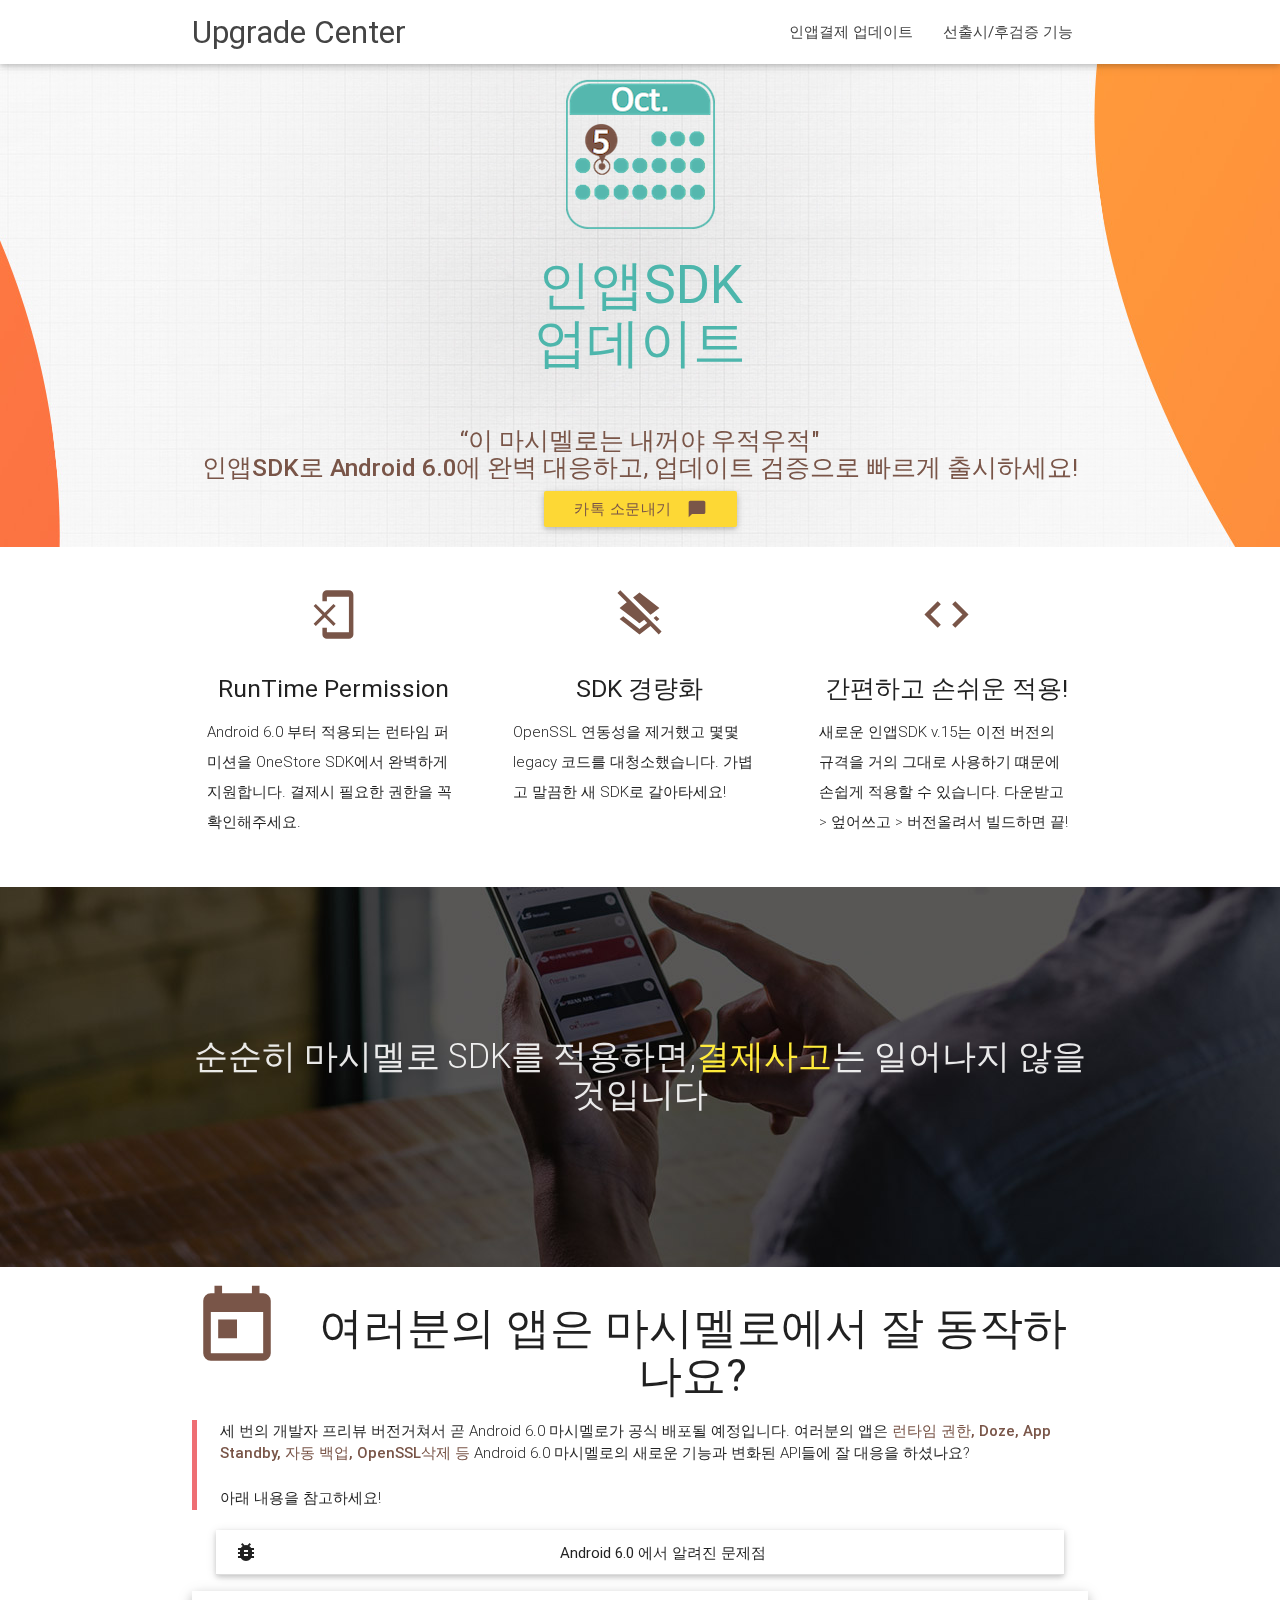
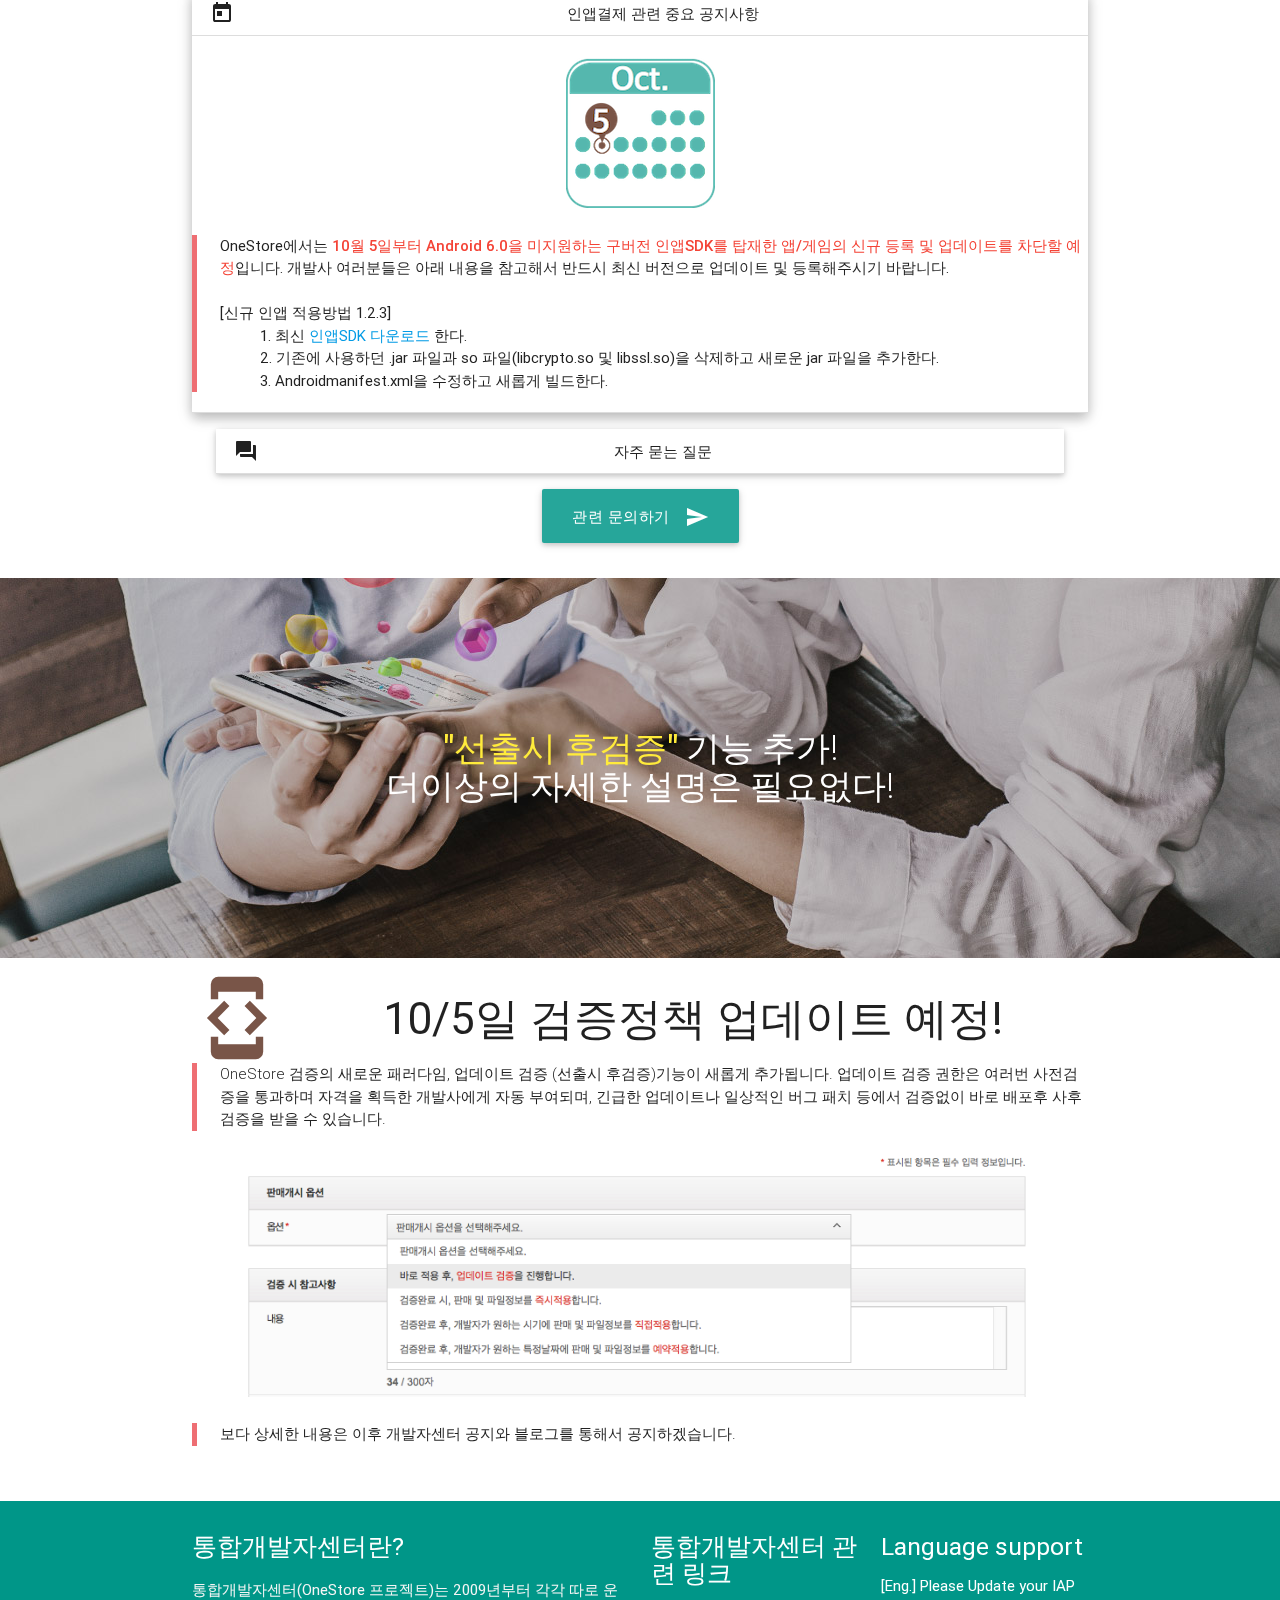
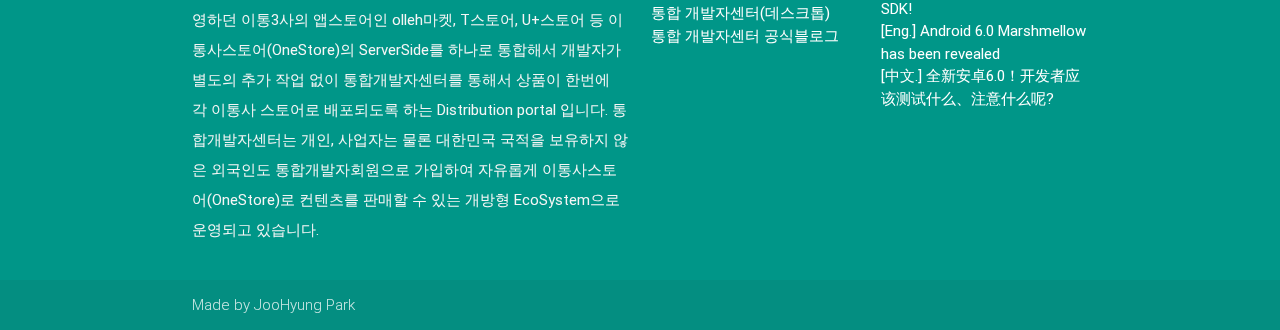
<file: parallax/index.html>
<!DOCTYPE html>
<html lang="en">
<head>
  <meta http-equiv="Content-Type" content="text/html; charset=UTF-8"/>
  <meta name="viewport" content="width=device-width, initial-scale=1, maximum-scale=1.0, user-scalable=no"/>
  <meta property="og:url"                content="http://dusskapark.github.io/jQuery101/parallax/index.html" />
  <meta property="og:type"               content="article" />
  <meta property="og:title"              content="'이 마시멜로는 내꺼야 우적우적'" />
  <meta property="og:description"        content="인앱SDK로 Android 6.0에 완벽 대응하고 업데이트 검증으로 빠르게 출시하세요!" />
  <meta property="og:image"              content="http://dusskapark.github.io/jQuery101/parallax/img/oct-touch-icon-150.png" />

  <title>OneStore Upgrade Center</title>

  <!-- Favicons-->
  <link rel="shortcut icon" href="./img/kakao-touch-icon-150.png" type="image/png" />
  <link rel="apple-touch-icon-precomposed" href="./img/oct-touch-icon-150.png">
  <link rel="icon" href="./img/oct-touch-icon-32.png" sizes="32x32">

  <!-- CSS  -->
  <link href="https://fonts.googleapis.com/icon?family=Material+Icons" rel="stylesheet">
  <link href="css/materialize.css" type="text/css" rel="stylesheet" media="screen,projection"/>
  <link href="css/style.css" type="text/css" rel="stylesheet" media="screen,projection"/>
</head>
<body>
  <nav class="white" role="navigation">
    <div class="nav-wrapper container">
      <a id="logo-container" href="#" class="brand-logo">Upgrade Center</a>
      <ul class="right hide-on-med-and-down gnb">
        <li><a href="#IAP">인앱결제 업데이트</a></li>
        <li><a href="#review">선출시/후검증 기능</a></li>
      </ul>

      <ul id="nav-mobile" class="side-nav gnb">
        <li><a href="#IAP">인앱결제 업데이트</a></li>
        <li><a href="#review">선출시/후검증 기능</a></li>
      </ul>
      <a href="#" data-activates="nav-mobile" class="button-collapse"><i class="material-icons">menu</i></a>
    </div>
  </nav>

  <div id="index-banner" class="parallax-container">
    <div id="mainBanner" class="section no-pad-bot">
      <div class="container">
        <div class="row center">
              <br>
              <img class="icon hide-on-med-and-down" src="./img/oct-touch-icon-150.png" alt="">
              <h2 class="header center teal-text text-lighten-2">
                인앱SDK<br /> 업데이트
              </h2>
        </div>
        <div class="row center">
          <h5 class="header col s12 brown-text" >
            “이 마시멜로는 내꺼야 우적우적" <br /> <strong>인앱SDK로 Android 6.0에 완벽 대응</strong>하고, <strong>업데이트 검증으로 빠르게 출시</strong>하세요!
          </h5>
          <a href="JavaScript:shareKakao();" target="_blank" class="waves-effect waves-light btn yellow darken-1 brown-text"><i class="material-icons right">chat_bubble</i>카톡 소문내기</a>
          <br />
        </div>
      </div>
    </div>
    <div class="parallax"><img src="./img/bg_about1.jpg" alt="Unsplashed background img 1"></div>
  </div>


  <div class="container">
    <div class="section">

      <!--   Icon Section   -->
      <div class="row">
        <div class="col s12 m4">
          <div class="icon-block">
            <h2 class="center brown-text"><i class="material-icons">phonelink_erase</i></h2>
            <h5 class="center">RunTime Permission</h5>

            <p class="light">Android 6.0 부터 적용되는 런타임 퍼미션을 OneStore SDK에서 완벽하게 지원합니다. 결제시 필요한 권한을 꼭 확인해주세요. </p>
          </div>
        </div>

        <div class="col s12 m4">
          <div class="icon-block">
            <h2 class="center brown-text"><i class="material-icons">layers_clear</i></h2>
            <h5 class="center">SDK 경량화</h5>

            <p class="light">OpenSSL 연동성을 제거했고 몇몇 legacy 코드를 대청소했습니다. 가볍고 말끔한 새 SDK로 갈아타세요!</p>
          </div>
        </div>

        <div class="col s12 m4">
          <div class="icon-block">
            <h2 class="center brown-text"><i class="material-icons">code</i></h2>
            <h5 class="center">간편하고 손쉬운 적용!</h5>

            <p class="light">새로운 인앱SDK v.15는 이전 버전의 규격을 거의 그대로 사용하기 떄문에 손쉽게 적용할 수 있습니다. 다운받고 > 엎어쓰고 > 버전올려서 빌드하면 끝!</p>
          </div>
        </div>
      </div>

    </div>
  </div>


  <div class="parallax-container valign-wrapper">
    <div class="section no-pad-bot">
      <div class="container">
        <div class="row center">
          <h4 class="header col s12 light">
            순순히 마시멜로 SDK를 적용하면,<span class='yellow-text'><strong>결제사고</strong></span>는 일어나지 않을 것입니다
          </h4>
          <!-- <h5 class="header col s12 light">
            개발자님! 곧 Android 6.0이 공식 배포됩니다. 아직 마시멜로 지원 업데이트를 하지않으셨다면 아래 내용을 꼭 참고하세요!
          </h5> -->

        </div>
      </div>
    </div>
    <div class="parallax"><img src="./img/bg_about2.jpg" alt="Unsplashed background img 2"></div>
  </div>

  <div class="container">
    <div id="IAP" class="section">

      <div class="row">
        <div class="col s12 center">
          <i class="material-icons large brown-text left">today</i>
          <h3>여러분의 앱은 마시멜로에서 잘 동작하나요?</h3>
            <blockquote class="left-align light">
              세 번의 개발자 프리뷰 버전거쳐서 곧 Android 6.0 마시멜로가 공식 배포될 예정입니다. 여러분의 앱은 <span class='brown-text'><strong>런타임 권한, Doze, App Standby, 자동 백업, OpenSSL삭제 등</strong></span> Android 6.0 마시멜로의 새로운 기능과 변화된 API들에 잘 대응을 하셨나요?<br />
              <br />
              아래 내용을 참고하세요!
            </blockquote>
            <ul class="collapsible popout" data-collapsible="accordion">
              <li>
                <div class="collapsible-header"><i class="material-icons">bug_report</i>Android 6.0 에서 알려진 문제점</div>
                <div class="collapsible-body row">
                  <div class="col s12 m4">
                    <div class="icon-block">
                      <!-- <h2><img class="circle" border='1' src='http://cfile10.uf.tistory.com/image/2104214D5604ED562E1C64' height="52px"> -->
                      <h2 class="center brown-text"><i class="material-icons">warning</i></h2>
                      <h5 class="center">사라진 API들</h5>

                      <p class="light">Apache Http Client와 OepnSSL 등 기존에 사용하던 일부 API들이 삭제되면서 해당 API를 사용하던 앱들이 실행하자 마자 종료되는 현상이 나타나고 있습니다.<br /><br />
                      <a class="waves-effect waves-light btn c_btn" href="http://blog.tstore.co.kr/169" target="_blank">관련 블로그</a>
                    </p>

                    </div>
                  </div>

                  <div class="col s12 m4">
                    <div class="icon-block">
                      <h2 class="center brown-text"><i class="material-icons"><i class="material-icons">style</i></i></h2>
                      <h5 class="center">새로운 기능들</h5>
                      <p class="light">런타임 권한모델, Android 6.0에서 새롭게 추가된 기능들은 6.0(23)이하에서는 정상적으로 동작하지 않습니다. 무엇을 테스트하고 무엇을 주의해야 할까요? <br /><br /><br />
                        <a class="waves-effect waves-light btn modal-trigger c_btn" href="#modal1">신규기능 보기</a>
                      </p>
                    </div>
                  </div>

                  <div class="col s12 m4">
                    <div class="icon-block">
                      <h2 class="center brown-text"><i class="material-icons">payment</i></h2>
                      <h5 class="center">인앱결제 불가!</h5>

                      <p class="light">OpenSSL 문제로 기존 14.xx 버전 이하의 인앱SDK를 적용한 앱/게임은 Android 6.0 단말에서 동작하지 않습니다. 반드시 최신 15버전의 인앱SDK를 사용하셔야 합니다. </p>
                    </div>
                  </div>
                <!-- 설명 충 끝 -->
                </div>
              </li>
              <li>
                <div class="collapsible-header active"><i class="material-icons">today</i> 인앱결제 관련 중요 공지사항</div>
                <div class="collapsible-body">
                  <br />
                  <img class="icon hide-on-med-and-down" src="./img/oct-touch-icon-150.png" alt="">
                  <blockquote class="left-align">
                    OneStore에서는 <strong><span class="red-text">10월 5일부터 Android 6.0을 미지원하는 구버전 인앱SDK를 탑재한 앱/게임의 신규 등록 및 업데이트를 차단할 예정</span></strong>입니다.
                    개발사 여러분들은 아래 내용을 참고해서 반드시 최신 버전으로 업데이트 및 등록해주시기 바랍니다. <br /><br />
                    [신규 인앱 적용방법 1.2.3]
                  <ol>
                    <li>1. 최신 <a class="c_btn" href="http://dev.onestore.co.kr/devpoc/reference/attach/Onestore_IAP_API.zip/TstoreDevCenter/Tools_IAP">인앱SDK 다운로드</a> 한다.</li>
                    <li>2. 기존에 사용하던 .jar 파일과 so 파일(libcrypto.so 및 libssl.so)을 삭제하고 새로운 jar 파일을 추가한다.</li>
                    <li>3. Androidmanifest.xml을 수정하고 새롭게 빌드한다.</li>
                  </ol>
                  </blockquote>
                  <div class="container">
                    <script src="https://gist.github.com/dusskapark/873dbc8fcfb5e9b60cef.js"></script>
                  </div>

                </div>
              </li>
              <li>
                <div class="collapsible-header active"><i class="material-icons">question_answer</i> 자주 묻는 질문</div>
                <div class="collapsible-body">
                  <div class="container left-align">
                    <p>10월 5일부터 어떤 것이 차단되는 것인가요?</p>
                    <blockquote>
                    <p>15버전 미만의 인앱SDK의 버전을 탑재한 앱/게임 APK 파일의 신규 등록 및 업데이트가 차단됩니다. 인앱을 사용하지 않는 상품의 경우 영향이 없습니다. </p>
                    </blockquote>
                    <p>저희는 안드로이드 6.0 지원 계획이 없습니다. 어떻게 대처해야 하나요?</p>
                    <blockquote>
                    <p>마시멜로(6.0)미지원 상품에 대해서는 공식출시 이전에 신규 다운로드가 불가능하도록 매핑을 제거해드릴 예정입니다. 다만, 고객들이 받아서 사용하던 상품의 경우 VOC가 발생할 수 있습니다. </p>
                    </blockquote>
                    <p>일정상 바로 지원이 어렵습니다. 방법이 있을까요?</p>
                    <blockquote>
                    <p>이번 인앱SDK 적용은 매우 간단합니다. 가급적 적용하시기를 권장드립니다. 다만 일정상 10월5일까지 적용이 어려우신 경우 <a href="mailto:devhelper@onestore.co.kr">devhelper@onestore.co.kr</a>로 메일주시면 별도로 지원을 해드리겠습니다. </p>
                    </blockquote>
                    <p>OneStore 인앱SDK는 어떤 퍼미션이 필요한가요?</p>
                    <blockquote>
                    <p>인앱 결제를 위해서는 SMS와 Phone_status 퍼미션이 반드시 필요합니다. 15버전 부터는 SDK에서 퍼미션 요청 및 관리 기능이 추가됐습니다. </p>
                    </blockquote>
                    <p>기존에 사용하던 so. 파일은 모두 삭제해야 하나요?</p>
                    <blockquote>
                    <p>네, 기존에 생성했던 폴더와  so 파일(libcrypto.so 및 libssl.so)은 모두 삭제해주셔야 합니다. </p>
                    </blockquote>

                  </div>

                </div>

              </li>

            </ul>
            <a href="mailto:devhelper@onestore.co.kr" class="waves-effect waves-light btn-large c_btn"><i class="material-icons right">send</i>관련 문의하기</a>

        </div>
      </div>

    </div>
  </div>


  <div class="parallax-container valign-wrapper">
    <div class="section no-pad-bot">
      <div class="container classTue">
        <div class="row center">
          <h4 class="header col s12 light white-text"><span class='yellow-text'><strong>"선출시 후검증"</strong></span> 기능 추가! <br />
            더이상의 자세한 설명은 필요없다!</h4>
        </div>
      </div>
    </div>
    <div class="parallax"><img src="./img/bg_about3.jpg" alt="Unsplashed background img 3"></div>
  </div>

  <div class="container">
    <div id="review" class="section">

      <div class="row">
        <div class="col s12 center">
          <i class="material-icons large brown-text left">developer_mode</i>
          <h3>10/5일 검증정책 업데이트 예정!</h3>

          <blockquote class="left-align light">
            OneStore 검증의 새로운 패러다임, 업데이트 검증 (선출시 후검증)기능이 새롭게 추가됩니다. 업데이트 검증 권한은 여러번 사전검증을 통과하며 자격을 획득한 개발사에게 자동 부여되며, 긴급한 업데이트나 일상적인 버그 패치 등에서 검증없이 바로 배포후 사후 검증을 받을 수 있습니다.
          </blockquote>
          <img class="materialboxed hover" width="90%" src="img/Screen Shot 2015-10-01 at 8.32.39 PM.png">
          <blockquote class="left-align light">
            보다 상세한 내용은 이후 개발자센터 공지와 블로그를 통해서 공지하겠습니다.<br />
          </blockquote>

        </div>
      </div>

    </div>
  </div>

  <!-- Modal Structure -->
  <div id="modal1" class="modal">
    <div class="modal-content">
      <h4>Android 6.0 소개 및 개발가이드 </h4>
      <p>Google developers Advocator인 양찬석님의 목소리로 새로운 Android 6.0에 대해서 알아봅시다.</p>
      <p>참고 링크: <a href="http://blog.tstore.co.kr/168" target="_blank">안드로이드 6.0 마시멜로 무엇을 테스트 할까요?</a>
      <div class="video-container">
        <iframe width="560" height="315" src="https://www.youtube.com/embed/Tq3u_utuhPE" frameborder="0" allowfullscreen></iframe>      </div>
      </div>
    <div class="modal-footer">
      <a href="#!" class=" modal-action modal-close waves-effect waves-green btn-flat">close</a>
    </div>
  </div>


  <footer class="page-footer teal">
    <div class="container">
      <div class="row">
        <div class="col l6 s12">
          <h5 class="white-text">통합개발자센터란?</h5>
          <p class="grey-text text-lighten-4">통합개발자센터(OneStore 프로젝트)는 2009년부터 각각 따로 운영하던 이통3사의 앱스토어인 olleh마켓, T스토어, U+스토어 등 이통사스토어(OneStore)의 ServerSide를 하나로 통합해서 개발자가 별도의 추가 작업 없이 통합개발자센터를 통해서 상품이 한번에 각 이통사 스토어로 배포되도록 하는 Distribution portal 입니다. 통합개발자센터는 개인, 사업자는 물론 대한민국 국적을 보유하지 않은 외국인도 통합개발자회원으로 가입하여 자유롭게 이통사스토어(OneStore)로 컨텐츠를 판매할 수 있는 개방형 EcoSystem으로 운영되고 있습니다.</p>


        </div>
        <div class="col l3 s12">
          <h5 class="white-text">통합개발자센터 관련 링크</h5>
          <ul>
            <li><a class="white-text" href="https://dev.onestore.co.kr" target="_blank">통합 개발자센터(데스크톱) </a></li>
            <li><a class="white-text" href="http://blog.tstore.co.kr"  target="_blank">통합 개발자센터 공식블로그</a></li>
          </ul>
        </div>
        <div class="col l3 s12">
          <h5 class="white-text">Language support</h5>
          <ul>
            <li><a class="white-text" href="http://blog.tstore.co.kr/171">[Eng.] Please Update your IAP SDK!</a></li>
            <li><a class="white-text" href="http://blog.tstore.co.kr/173">[Eng.] Android 6.0 Marshmellow has been revealed</a></li>
            <li><a class="white-text" href="http://blog.tstore.co.kr/172">[中文.] 全新安卓6.0！开发者应该测试什么、注意什么呢?</a></li>
          </ul>
        </div>
      </div>
    </div>
    <div class="footer-copyright">
      <div class="container">
      Made by JooHyung Park
      </div>
    </div>
  </footer>


  <!--  Scripts-->
  <script src="https://code.jquery.com/jquery-2.1.1.min.js"></script>
  <script src="https://developers.kakao.com/sdk/js/kakao.min.js"></script>

  <script src="js/materialize.js"></script>
  <script src="js/init.js"></script>
  <script>
    (function(i,s,o,g,r,a,m){i['GoogleAnalyticsObject']=r;i[r]=i[r]||function(){
    (i[r].q=i[r].q||[]).push(arguments)},i[r].l=1*new Date();a=s.createElement(o),
    m=s.getElementsByTagName(o)[0];a.async=1;a.src=g;m.parentNode.insertBefore(a,m)
    })(window,document,'script','//www.google-analytics.com/analytics.js','ga');

    ga('create', 'UA-40374059-6', 'auto');
    ga('send', 'pageview');

  </script>
  </body>
</html>
</file>
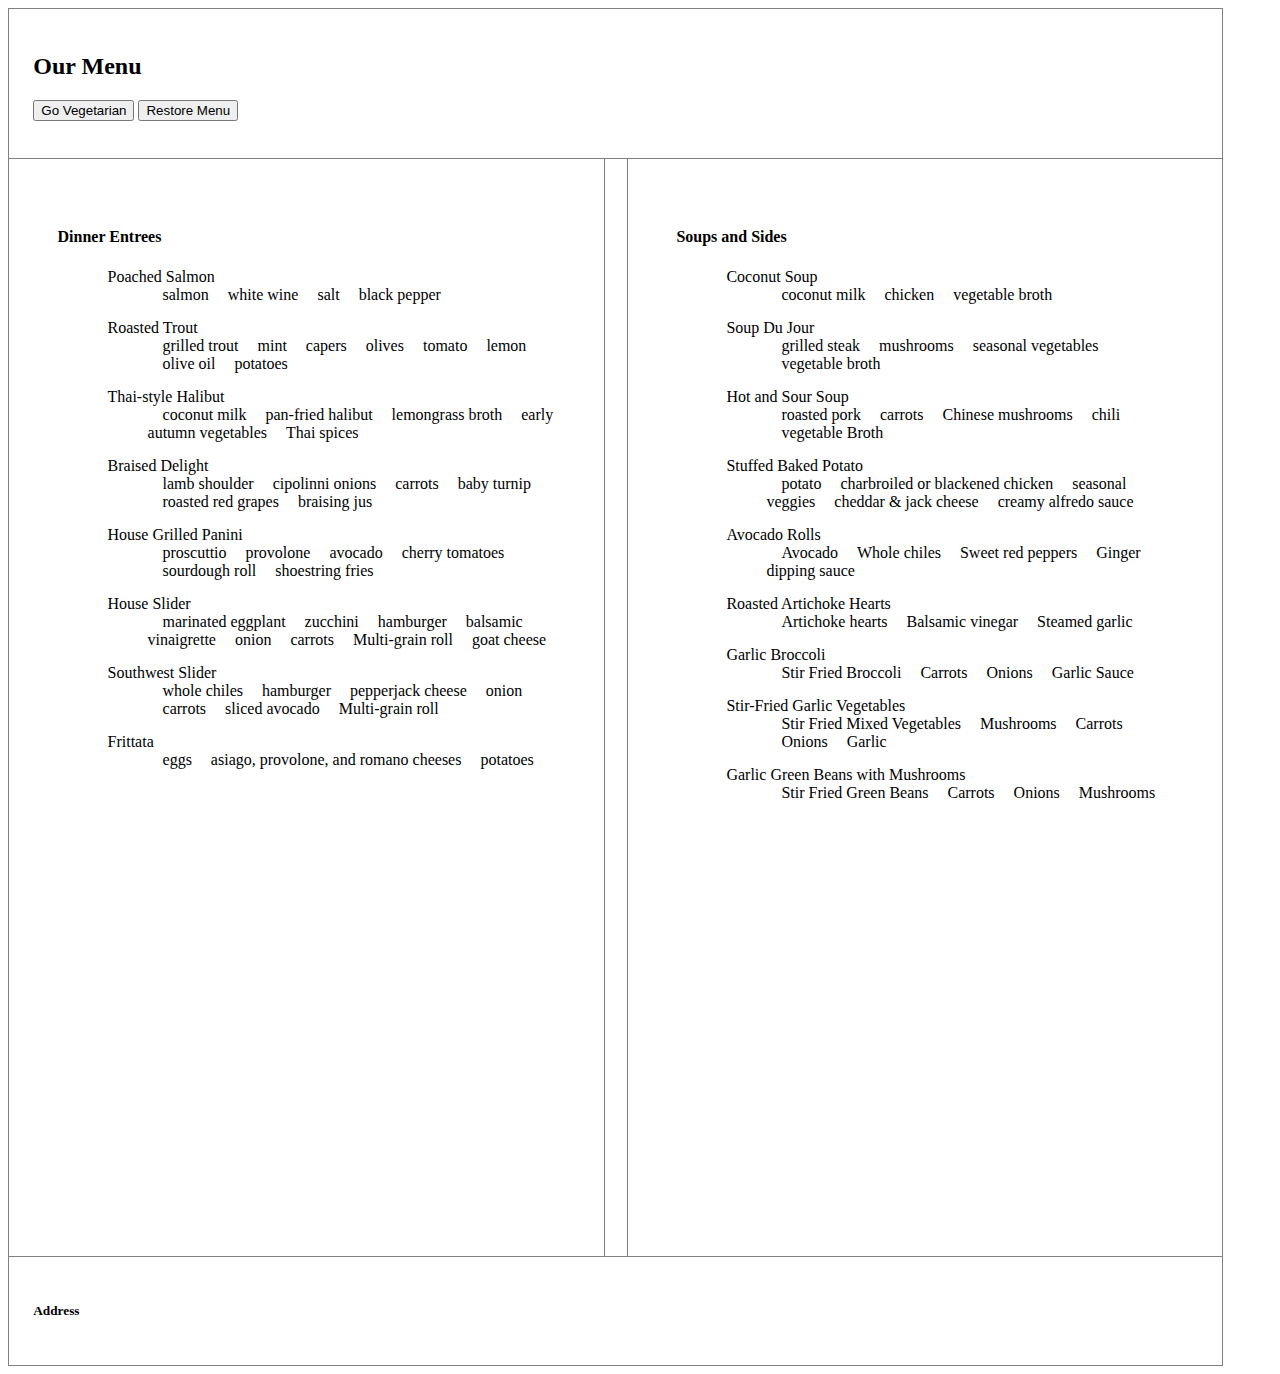
<file: headfirst_jQuery/chapter04/end/index.html>
<!DOCTYPE html>
<html>
	<head>
		<title>Our Menu</title> 
		<link type="text/css" href="styles/my_style.css" rel="stylesheet" />
	</head>
	<body>
		<div class="menu_wrapper">
			<header class="topper">
				<h2>Our Menu</h2>
				<nav>
					<button id="vegOn">Go Vegetarian</button>
					<button id="restoreMe">Restore Menu</button>
				</nav>
			</header>
			<div class="left_col">
				<h4>Dinner Entrees</h4>
				<ul class="menu_entrees">		
					<li>Poached Salmon
						<ul class="menu_list">
							<li class="fish">salmon</li>
							<li>white wine</li>
							<li>salt</li>
							<li>black pepper </li>
						</ul>
					</li>
					<li>Roasted Trout
						<ul class="menu_list">
							<li class="fish">grilled trout</li>
							<li>mint</li>
							<li>capers</li>
							<li>olives</li>
							<li>tomato</li>
							<li>lemon</li>
							<li>olive oil</li>
							<li>potatoes </li>
						</ul>
					</li>
					<li>Thai-style Halibut
						<ul class="menu_list">
							<li>coconut milk</li>
							<li class="fish">pan-fried halibut</li>
							<li>lemongrass broth</li>
							<li>early autumn vegetables</li>
							<li>Thai spices </li>
						</ul>
					</li>
					<li>Braised Delight
						<ul class="menu_list">
							<li class="meat">lamb shoulder</li>
							<li class="veg_leaf">cipolinni onions</li>
							<li>carrots</li>
							<li>baby turnip</li>
							<li>roasted red grapes</li>
							<li>braising jus</li>
						</ul>
					</li>
					<li>House Grilled Panini
						<ul class="menu_list">
							<li class="meat">proscuttio</li>
							<li>provolone</li>
							<li>avocado</li>
							<li>cherry tomatoes</li>
							<li>sourdough roll</li>
							<li>shoestring fries </li>
						</ul>
					</li>
					<li>House Slider
						<ul class="menu_list">
							<li>marinated eggplant</li>
							<li>zucchini</li>
							<li class="hamburger">hamburger</li>
							<li>balsamic vinaigrette</li>
							<li>onion</li>
							<li>carrots</li>
							<li>Multi-grain roll</li>
							<li>goat cheese</li>
						</ul>
					</li>
					<li>Southwest Slider
						<ul class="menu_list">
							<li>whole chiles</li>
							<li class="hamburger">hamburger</li>
							<li>pepperjack cheese</li>
							<li>onion</li>
							<li>carrots</li>
							<li>sliced avocado</li>
							<li>Multi-grain roll</li>
						</ul>
					</li>
					<li>Frittata
						<ul class="menu_list">
							<li class="meat">eggs</li>
							<li>asiago, provolone, and romano cheeses</li>
							<li>potatoes </li>
						</ul>
					</li>
				</ul>
			</div>
	 
			<div class="right_col">
				<h4>Soups and Sides</h4>
				<ul class="menu_entrees">
					<li>Coconut Soup
						<ul class="menu_list">
							<li>coconut milk</li>
							<li class="meat">chicken</li>
							<li>vegetable broth</li>
						</ul>
					</li>
					<li>Soup Du Jour
						<ul class="menu_list">
							<li class="meat">grilled steak</li>
							<li>mushrooms</li>
							<li>seasonal vegetables</li>
							<li>vegetable broth </li>
						</ul>
					</li>
					<li>Hot and Sour Soup
						<ul class="menu_list">
							<li class="meat">roasted pork</li>
							<li>carrots</li>
							<li>Chinese mushrooms</li>
							<li>chili</li>
							<li>vegetable Broth </li>
						</ul>
					</li>
					<li>Stuffed Baked Potato
						<ul class="menu_list">
							<li>potato</li>
							<li class="meat">charbroiled or blackened chicken</li>
							<li>seasonal veggies</li>
							<li>cheddar &amp; jack cheese</li>
							<li>creamy alfredo sauce</li>
						</ul>
					</li>
					<li>Avocado Rolls
						<ul class="menu_list">
							<li> Avocado</li>
							<li>Whole chiles</li>
							<li>Sweet red peppers</li>
							<li>Ginger dipping sauce</li>
						</ul>
					</li>
					<li>Roasted Artichoke Hearts
						<ul class="menu_list">
							<li>Artichoke hearts</li>
							<li>Balsamic vinegar</li>
							<li>Steamed garlic</li>
						</ul>
					</li>
					<li>Garlic Broccoli
						<ul class="menu_list">
							<li>Stir Fried Broccoli</li>
							<li>Carrots</li>
							<li>Onions</li>
							<li>Garlic Sauce </li>
						</ul>
					</li>
					<li>Stir-Fried Garlic Vegetables
						<ul class="menu_list">
							<li>Stir Fried Mixed Vegetables</li>
							<li>Mushrooms</li>
							<li>Carrots</li>
							<li>Onions</li>
							<li>Garlic </li>
						</ul>
					</li>
					<li>Garlic Green Beans with Mushrooms
						<ul class="menu_list">
							<li>Stir Fried Green Beans</li>
							<li>Carrots</li>
							<li>Onions</li>
							<li>Mushrooms </li>
						</ul>
					</li>
				</ul>
			</div>
			<footer class="bottom">
				<h5>Address</h5>
			</footer>
		</div> 
		<script type="text/javascript" src="http://ajax.googleapis.com/ajax/libs/jquery/1.11.1/jquery.min.js"></script>
		<script src="scripts/my_scripts.js"></script>
	</body>
</html>
</file>
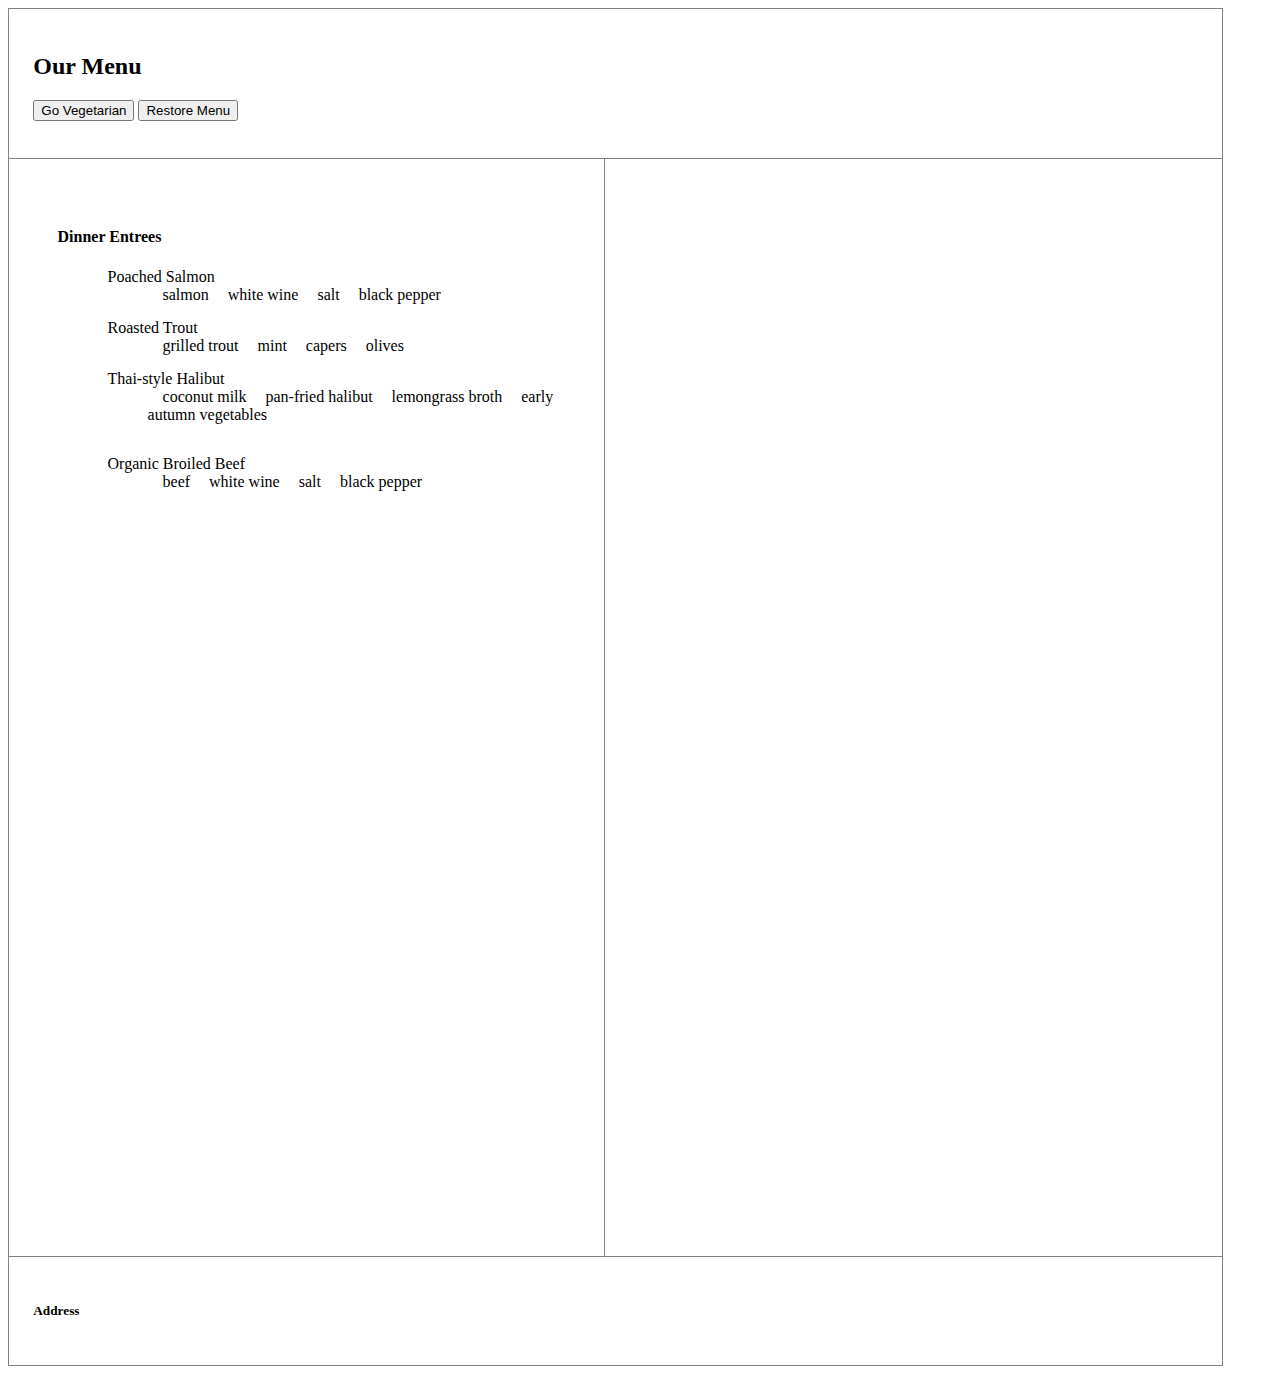
<file: headfirst_jQuery/chapter04/traversal/index.html>
<!DOCTYPE html>


<html><head>
<meta http-equiv="Content-Type" content="text/html; charset=utf-8">
<title>Our Menu</title>

<link type="text/css" href="styles/my_style.css" rel="stylesheet">
</head>

<body>

<div class="menu_wrapper">

<header class="topper">


   	<h2>Our Menu</h2>
   	<nav>
   		<button id="vegOn">Go Vegetarian</button>
      	<button id="restoreMe">Restore Menu</button>
    </nav>
 </header>


	<div class="left_col">


<h4>Dinner Entrees</h4>

<ul class="menu_entrees">

  <li>Poached Salmon
	<ul class="menu_list">
	<li class="fish">salmon</li>
	<li>white wine</li>
	<li>salt</li>
	<li>black pepper </li>
	</ul>
</li>

  <li>Roasted Trout
	<ul class="menu_list">
	<li class="fish">grilled trout</li>
	<li>mint</li>
	<li>capers</li>
	<li>olives</li>

	</ul>
</li>

<li>Thai-style Halibut

	<ul class="menu_list">
	<li>coconut milk</li>
	<li class="fish">pan-fried halibut</li>
	<li>lemongrass broth</li>
	<li>early autumn vegetables</li>
	</ul>
</li>
</ul>
<ul class="menu_entrees organic">

  <li>Organic Broiled Beef
	<ul class="menu_list organic">
	<li class="meat local">beef</li>
	<li class="local">white wine</li>
	<li>salt</li>
	<li>black pepper </li>
	</ul>
</li>

</ul>

</div>
 <footer class="bottom">
	   	<h5>Address</h5>
	</footer>

</div>

<script type="text/javascript" src="http://ajax.googleapis.com/ajax/libs/jquery/1.11.1/jquery.min.js"></script>
<script src="scripts/my_scripts.js"></script>


</body></html>
</file>
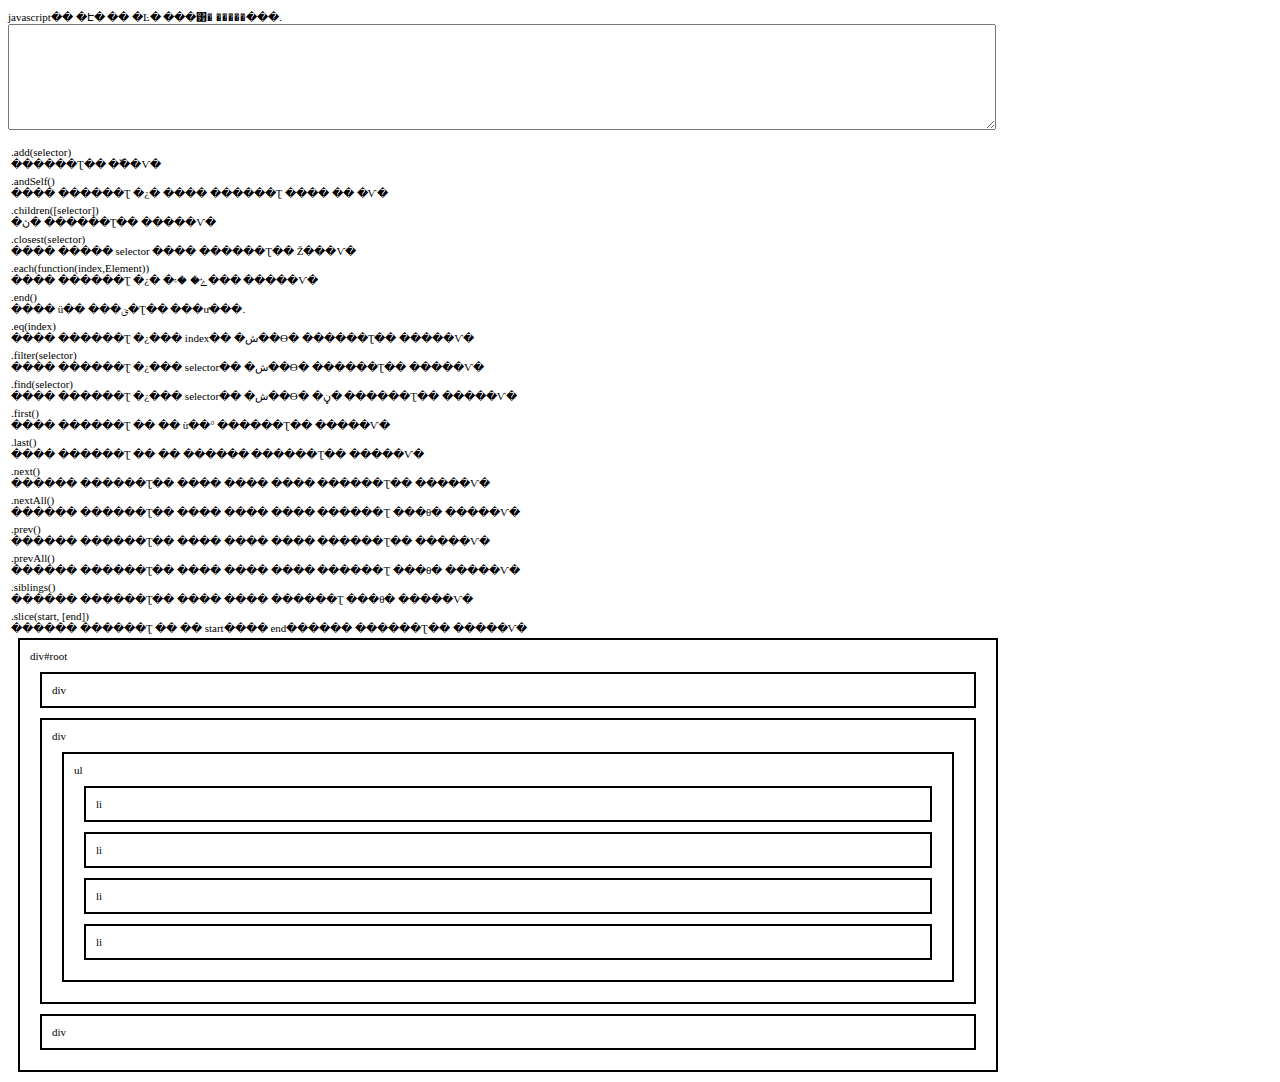
<file: codingeverybody/jQuery_DOM_example_01.html>
<!DOCTYPE html>
<html>
	<head>
		<title>Insert title here</title>
		<link type="text/css" href="./styles/jQuery_DOM_example_01.css" rel="stylesheet">

	</head>
	<body>
		<div id="wrapper">
			<p>
				javascript�� �Է� �� �Ŀ� ���͸� �����ּ���.
				<textarea id="code"></textarea>
			</p>
			<div id="help">
				<table>
					<tr id="add">
						<td>
						<div class="title">
							.add(selector)
						</div>������Ʈ�� �߰��Ѵ�</td>
					</tr>
					<tr id="andSelf">
						<td>
						<div class="title">
							.andSelf()
						</div>���� ������Ʈ �¿� ���� ������Ʈ ���� �� �Ѵ�</td>
					</tr>
					<tr id="children">
						<td>
						<div class="title">
							.children([selector])
						</div>�ڽ� ������Ʈ�� �����Ѵ�</td>
					</tr>
					<tr id="closet">
						<td>
						<div class="title">
							.closest(selector)
						</div>���� ����� selector ���� ������Ʈ�� Ž���Ѵ�</td>
					</tr>
					<tr id="each">
						<td>
						<div class="title">
							.each(function(index,Element))
						</div>���� ������Ʈ �¿� �ݺ� �۾��� �����Ѵ�</td>
					</tr>
					<tr id="end">
						<td>
						<div class="title">
							.end()
						</div>���� ü�� ���ؽ�Ʈ�� ���ư���.</td>
					</tr>
					<tr id="eq">
						<td>
						<div class="title">
							.eq(index)
						</div>���� ������Ʈ �¿��� index�� �ش��ϴ� ������Ʈ�� �����Ѵ�</td>
					</tr>
					<tr id="filter">
						<td>
						<div class="title">
							.filter(selector)
						</div>���� ������Ʈ �¿��� selector�� �ش��ϴ� ������Ʈ�� �����Ѵ�</td>
					</tr>
					<tr id="find">
						<td>
						<div class="title">
							.find(selector)
						</div>���� ������Ʈ �¿��� selector�� �ش��ϴ� �ڼ� ������Ʈ�� �����Ѵ�</td>
					</tr>
					<tr id="first">
						<td>
						<div class="title">
							.first()
						</div>���� ������Ʈ �� �� ù��° ������Ʈ�� �����Ѵ�</td>
					</tr>
					<tr id="last">
						<td>
						<div class="title">
							.last()
						</div>���� ������Ʈ �� �� ������ ������Ʈ�� �����Ѵ�</td>
					</tr>
					<tr id="next">
						<td>
						<div class="title">
							.next()
						</div>������ ������Ʈ�� ���� ���� ���� ������Ʈ�� �����Ѵ�</td>
					</tr>
					<tr id="nextAll">
						<td>
						<div class="title">
							.nextAll()
						</div>������ ������Ʈ�� ���� ���� ���� ������Ʈ ���θ� �����Ѵ�</td>
					</tr>
					<tr id="prev">
						<td>
						<div class="title">
							.prev()
						</div>������ ������Ʈ�� ���� ���� ���� ������Ʈ�� �����Ѵ�</td>
					</tr>
					<tr id="prevAll">
						<td>
						<div class="title">
							.prevAll()
						</div>������ ������Ʈ�� ���� ���� ���� ������Ʈ ���θ� �����Ѵ�</td>
					</tr>
					<tr id="siblings">
						<td>
						<div class="title">
							.siblings()
						</div>������ ������Ʈ�� ���� ���� ������Ʈ ���θ� �����Ѵ�</td>
					</tr>
					<tr id="slice">
						<td>
						<div class="title">
							.slice(start, [end])
						</div>������ ������Ʈ �� �� start���� end������ ������Ʈ�� �����Ѵ�</td>
					</tr>
				</table>
			</div>
			<div id="panel">
				<div id="root">
					div#root
					<div>
						div
					</div>
					<div>
						div
						<ul>
							ul
							<li>
								li
							</li>
							<li>
								li
							</li>
							<li>
								li
							</li>
							<li>
								li
							</li>
						</ul>
					</div>
					<div>
						div
					</div>
				</div>
			</div>
		</div>
		<script type="text/javascript" src="http://ajax.googleapis.com/ajax/libs/jquery/1.11.1/jquery.min.js"></script>
		<script src="./scripts/jQuery_DOM_example_01.js"></script>
	</body>
</html>
</file>
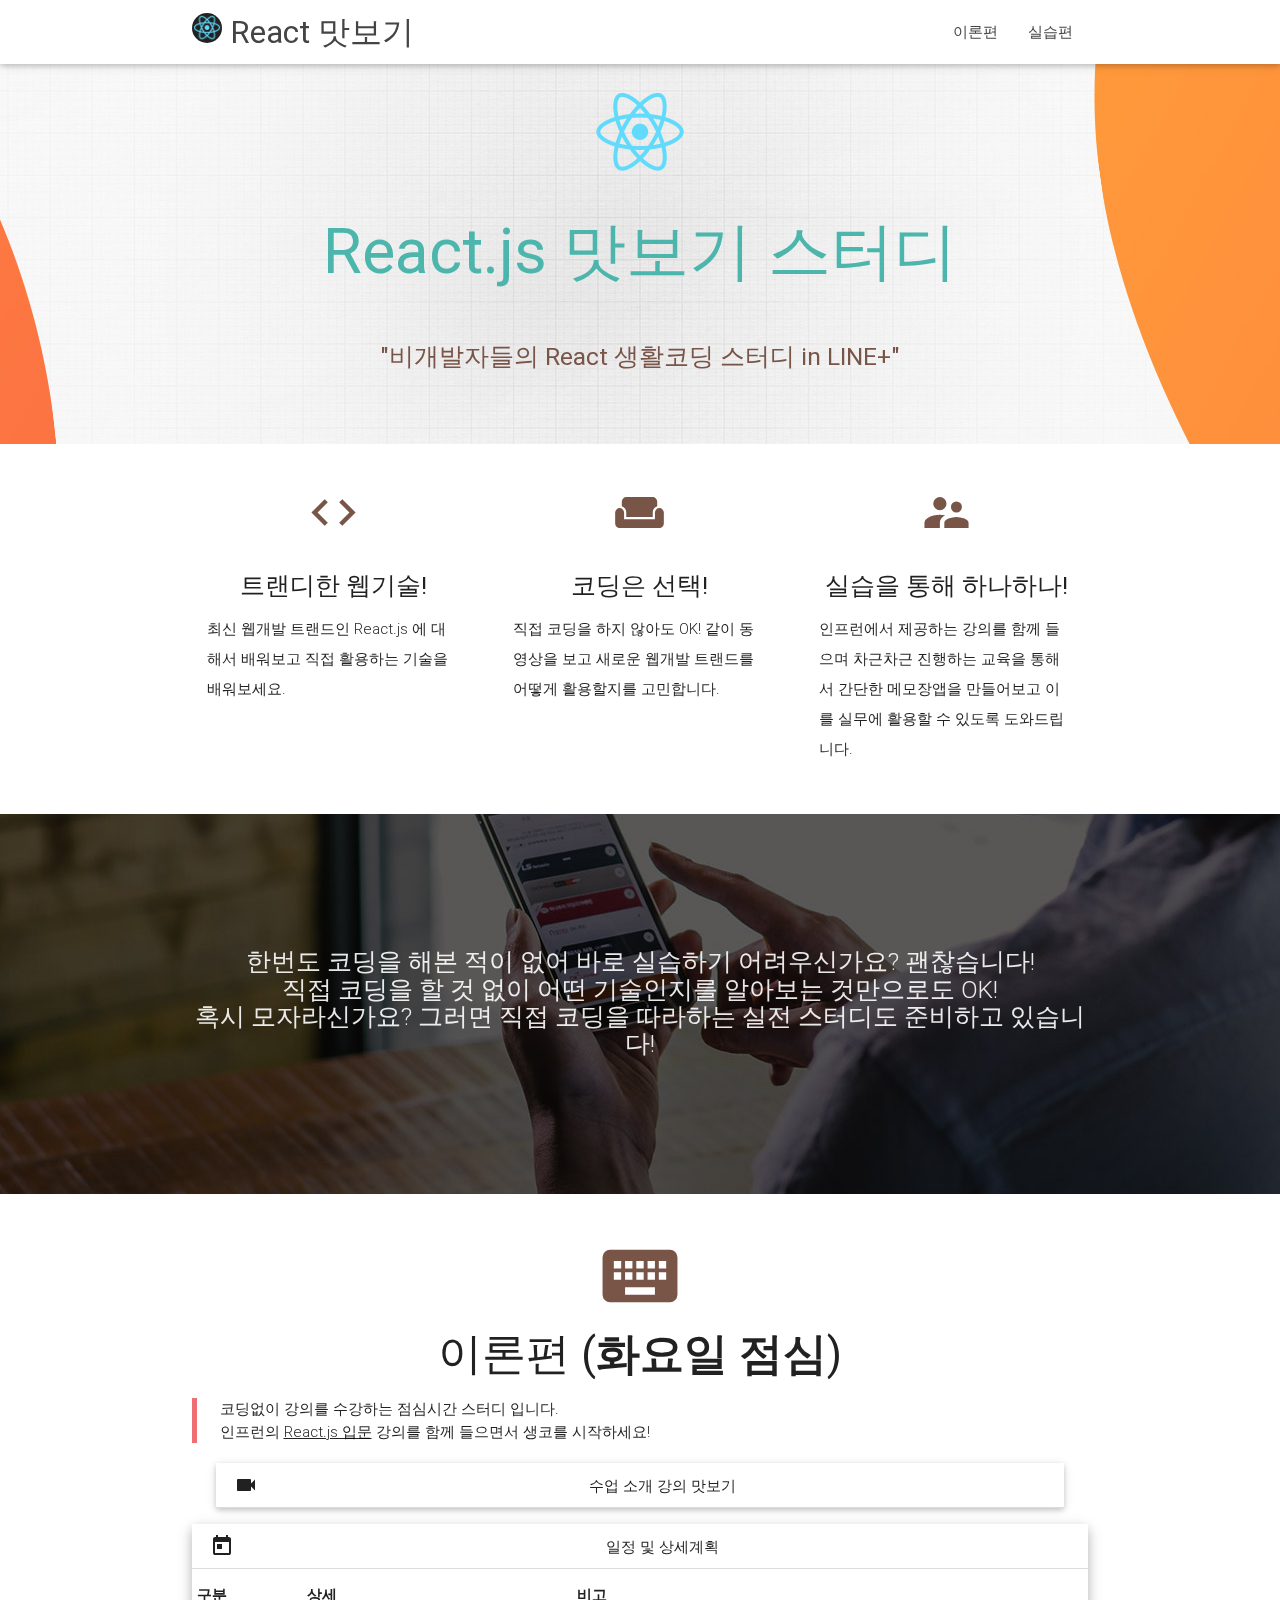
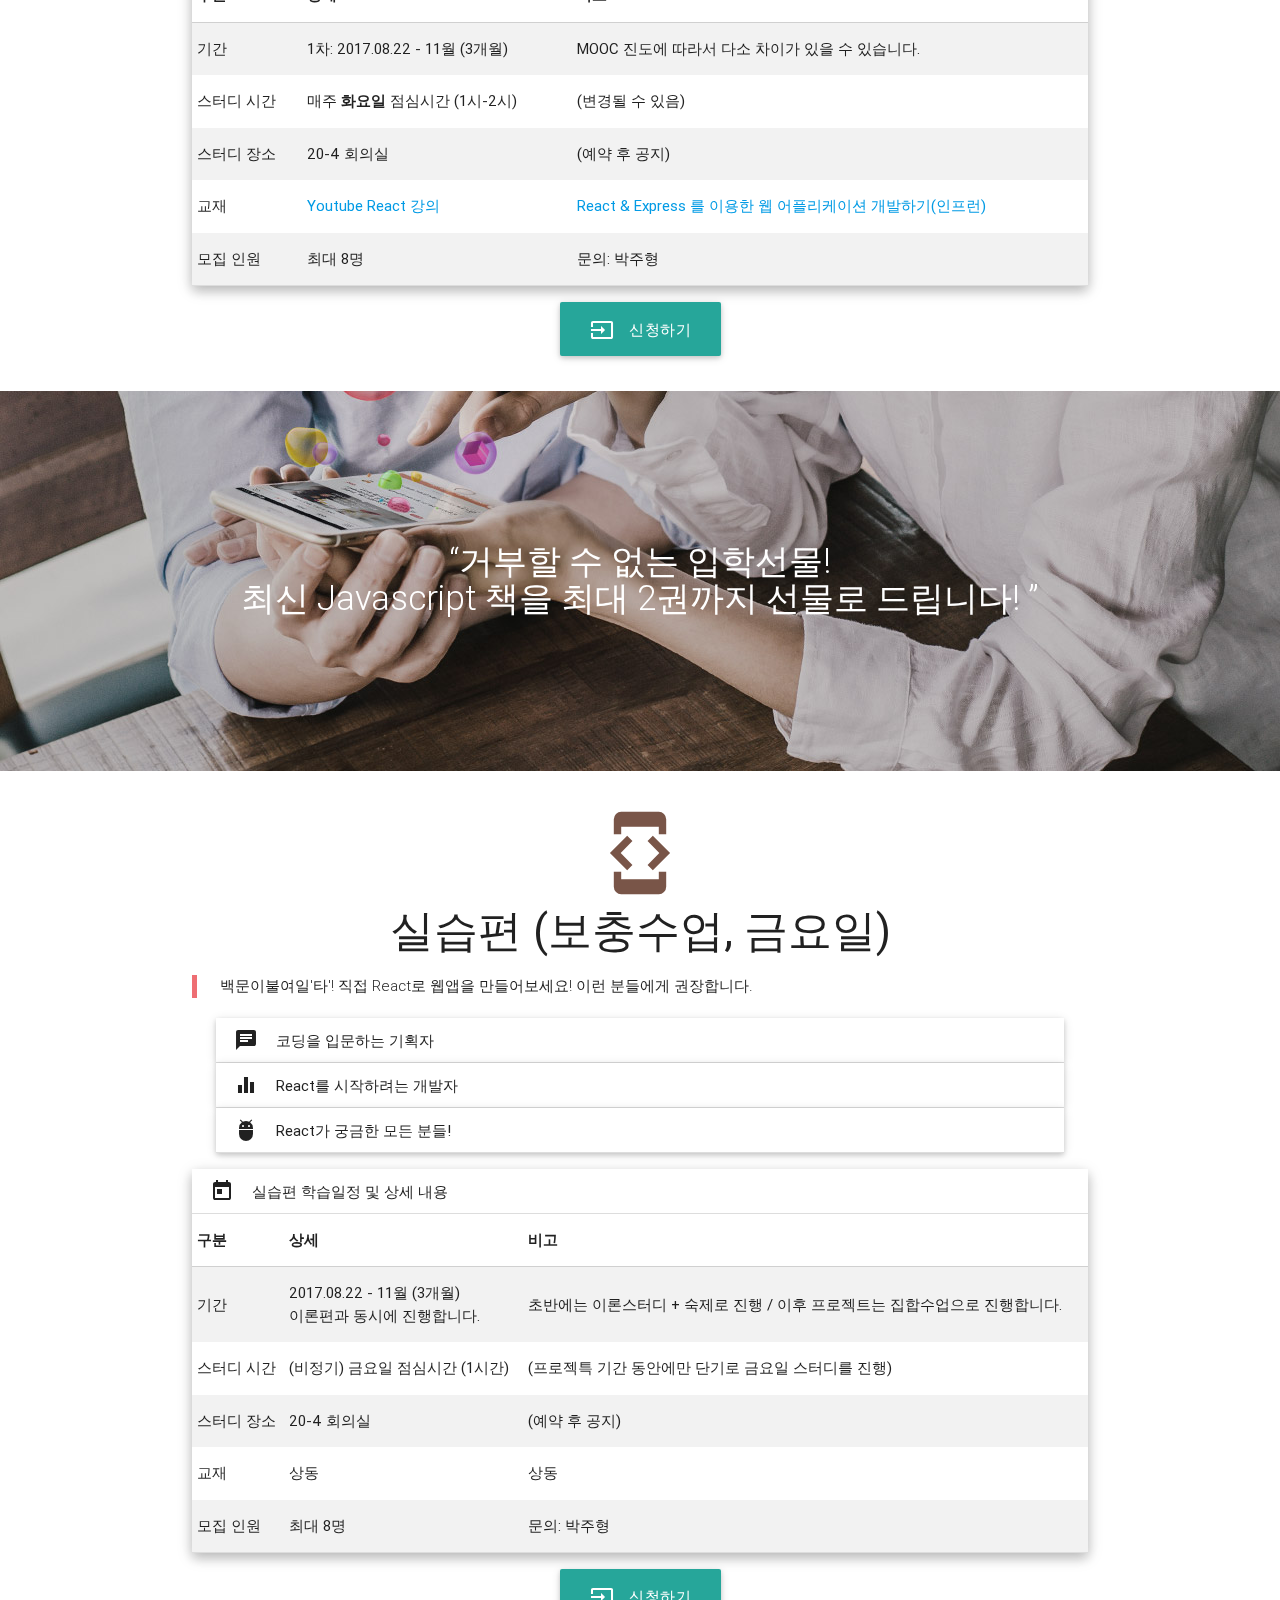
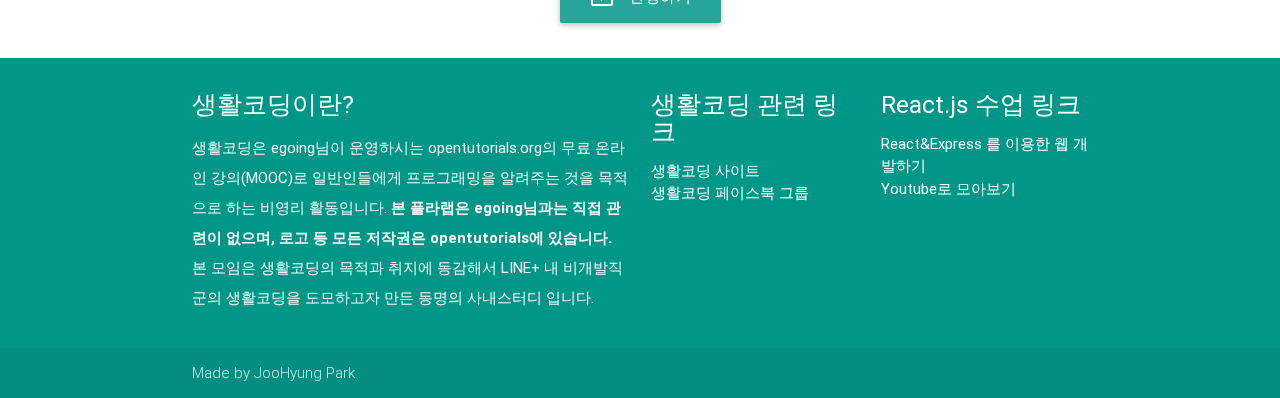
<file: parallax/index_lineLab.html>
<!DOCTYPE html>
<html lang="en">
<head>
  <meta http-equiv="Content-Type" content="text/html; charset=UTF-8"/>
  <meta name="viewport" content="width=device-width, initial-scale=1, maximum-scale=1.0, user-scalable=no"/>
  <title>LGPF | 자바스크립트 스터디 2</title>

  <!-- Favicons-->
  <link rel="icon" href="./img/favicon-64-react.ico" sizes="64x64">

  <!-- CSS  -->
  <link href="https://fonts.googleapis.com/icon?family=Material+Icons" rel="stylesheet">
  <link href="css/materialize.css" type="text/css" rel="stylesheet" media="screen,projection"/>
  <link href="css/style.css" type="text/css" rel="stylesheet" media="screen,projection"/>
</head>
<body>
  <nav class="white" role="navigation">
    <div class="nav-wrapper container">
      <a id="logo-container" href="#" class="brand-logo">
        <img src="./img/react-touch-icon.ico" alt="" height="30px" class="circle"> React 맛보기
      </a>
      <ul class="right hide-on-med-and-down gnb">
        <li><a href="#inTheory">이론편</a></li>
        <li><a href="#inPractice">실습편</a></li>

      </ul>

      <ul id="nav-mobile" class="side-nav gnb">
        <li><a href="#inTheory">이론편</a></li>
        <li><a href="#inPractice">실습편</a></li>
      </ul>
      <a href="#" data-activates="nav-mobile" class="button-collapse"><i class="material-icons">menu</i></a>
    </div>
  </nav>

  <div id="index-banner" class="parallax-container">
    <div id="mainBanner" class="section no-pad-bot">
      <div class="container">
        <div class="row center">
              <br>
              <img class="icon hide-on-med-and-down" src="./img/react-icon.png" width="150px" alt="">
              <h1 class="header center teal-text text-lighten-2">
                React.js 맛보기 스터디
              </h1>
        </div>
        <div class="row center">
          <h5 class="header col s12 brown-text">
            "비개발자들의 React 생활코딩 스터디 in LINE+"
          </h5>
        </div>
        <br><br>
      </div>
    </div>
    <div class="parallax"><img src="./img/bg_about1.jpg" alt="Unsplashed background img 1"></div>
  </div>


  <div class="container">
    <div class="section">

      <!--   Icon Section   -->
      <div class="row">
        <div class="col s12 m4">
          <div class="icon-block">
            <h2 class="center brown-text"><i class="large material-icons">code</i></h2>
            <h5 class="center">트랜디한 웹기술!</h5>

            <p class="light">최신 웹개발 트랜드인 React.js 에 대해서 배워보고 직접 활용하는 기술을 배워보세요.</p>
          </div>
        </div>

        <div class="col s12 m4">
          <div class="icon-block">
            <h2 class="center brown-text"><i class="material-icons">weekend</i></h2>
            <h5 class="center">코딩은 선택!</h5>

            <p class="light">직접 코딩을 하지 않아도 OK! 같이 동영상을 보고 새로운 웹개발 트랜드를 어떻게 활용할지를 고민합니다. </p>
          </div>
        </div>

        <div class="col s12 m4">
          <div class="icon-block">
            <h2 class="center brown-text"><i class="material-icons">supervisor_account</i></h2>
            <h5 class="center">실습을 통해 하나하나!</h5>
            <p class="light">인프런에서 제공하는 강의를 함께 들으며 차근차근 진행하는 교육을 통해서 간단한 메모장앱을 만들어보고 이를 실무에 활용할 수 있도록 도와드립니다.</p>
          </div>
        </div>
      </div>

    </div>
  </div>


  <div class="parallax-container valign-wrapper">
    <div class="section no-pad-bot">
      <div class="container">
        <div class="row center">
          <h5 class="header col s12 light">한번도 코딩을 해본 적이 없어 바로 실습하기 어려우신가요? 괜찮습니다! <br />
            직접 코딩을 할 것 없이 어떤 기술인지를 알아보는 것만으로도 OK! <br />
            혹시 모자라신가요? 그러면 직접 코딩을 따라하는 <strong>실전 스터디</strong>도 준비하고 있습니다!
          </h5>
        </div>
      </div>
    </div>
    <div class="parallax"><img src="./img/bg_about2.jpg" alt="Unsplashed background img 2"></div>
  </div>

  <div class="container">
    <div id="inTheory" class="section classFri">

      <div class="row">
        <div class="col s12 center">
          <h3><i class="material-icons large brown-text">keyboard</i> <br />이론편 (<b>화요일 점심</b>)</h3>
            <blockquote class="left-align light">
              코딩없이 강의를 수강하는 점심시간 스터디 입니다. <br />
              인프런의 <u>React.js 입문</u> 강의를 함께 들으면서 생코를 시작하세요!
            </blockquote>
            <ul class="collapsible popout" data-collapsible="accordion">
              <li>
                <div class="collapsible-header"><i class="material-icons">videocam</i>수업 소개 강의 맛보기</div>
                <div class="collapsible-body video-container">
                  <iframe width="560" height="315" src="https://www.youtube.com/embed/GEoNiUcVwjE?list=PL9FpF_z-xR_GMujql3S_XGV2SpdfDBkeC" frameborder="0" allowfullscreen></iframe>
                </div>
              </li>
              <li>
                <div class="collapsible-header active"><i class="material-icons">today</i>일정 및 상세계획</div>
                <div class="collapsible-body">
                  <table class="striped">
                    <thead>
                      <tr>
                          <th data-field="id">구분</th>
                          <th data-field="name">상세</th>
                          <th data-field="price">비고</th>
                      </tr>
                    </thead>

                    <tbody>
                      <tr>
                        <td>기간</td>
                        <td>1차: 2017.08.22 - 11월 (3개월)</td>
                        <td>MOOC 진도에 따라서 다소 차이가 있을 수 있습니다. </td>
                      </tr>
                      <tr>
                        <td>스터디 시간</td>
                        <td>매주 <b>화요일</b> 점심시간 (1시-2시)</td>
                        <td>(변경될 수 있음)</td>
                      </tr>
                      <tr>
                        <td>스터디 장소</td>
                        <td>20-4 회의실</td>
                        <td>(예약 후 공지)</td>
                      </tr>
                      <tr>
                        <td>교재</td>
                        <td><a href="https://youtu.be/GEoNiUcVwjE?list=PL9FpF_z-xR_GMujql3S_XGV2SpdfDBkeC" target="_blank">Youtube React 강의</a></td>
                        <td><a href="https://www.inflearn.com/course/react-%EA%B0%95%EC%A2%8C-velopert/?subscribe" target="_blank">React & Express 를 이용한 웹 어플리케이션 개발하기(인프런)</td>
                      </tr>
                      <tr>
                        <td>모집 인원</td>
                        <td>최대 8명</td>
                        <td>문의: 박주형</td>
                      </tr>
                    </tbody>
                  </table>

                </div>
              </li>
            </ul>
            <a href="http://hrd.skplanet.co.kr/plalab/lab_main.asp?pMyLabID=495" target="_blank" class="waves-effect waves-light btn-large enrollment"><i class="material-icons left">input</i>신청하기</a>

        </div>
      </div>

    </div>
  </div>


  <div class="parallax-container valign-wrapper">
    <div class="section no-pad-bot">
      <div class="container classTue">
        <div class="row center">
          <h4 class="header col s12 light white-text">“거부할 수 없는 입학선물!<br />최신 Javascript 책을 최대 2권까지 선물로 드립니다! ”</h4>
        </div>
      </div>
    </div>
    <div class="parallax"><img src="./img/bg_about3.jpg" alt="Unsplashed background img 3"></div>
  </div>

  <div class="container">
    <div id="inPractice" class="section">

      <div class="row">
        <div class="col s12 center">
          <h3><i class="material-icons large brown-text">developer_mode</i> <br />실습편 (보충수업, 금요일)</h3>

          <blockquote class="left-align light">
            백문이불여일'타'! 직접 React로 웹앱을 만들어보세요! 이런 분들에게 권장합니다.
          </blockquote>
            <ul class="collapsible popout left-align" data-collapsible="accordion">
              <li>
                <div class="collapsible-header"><i class="material-icons">chat</i>코딩을 입문하는 기획자</div>
                <div class="collapsible-body"><p>코딩을 통해서 직접 개발자의 입장에서 기획을 해보는 눈을 기를 수 있습니다</p></div>
              </li>
              <li>
                <div class="collapsible-header"><i class="material-icons">equalizer</i>React를 시작하려는 개발자</div>
                <div class="collapsible-body"><p>혼자 개발하기 심심하시죠? HelloWorld를 같이 찍어드릴 수 있습니다! 함께해요!</p></div>
              </li>
              <li>
                <div class="collapsible-header"><i class="material-icons">adb</i>React가 궁금한 모든 분들!</div>
                <div class="collapsible-body"><p>비 개발자 독학으로 혼자서 React를 공부해서 활용하기는 어렵습니다. 같이 강의를 듣고 기초부터 고급 사용법까지 한번에 배워보세요.</p></div>
              </li>
              <li>
                <div class="collapsible-header active"><i class="material-icons">today</i>실습편 학습일정 및 상세 내용</div>
                <div class="collapsible-body">
                  <table class="striped">
                    <thead class="center">
                      <tr>
                          <th data-field="id">구분</th>
                          <th data-field="name">상세</th>
                          <th data-field="price">비고</th>
                      </tr>
                    </thead>

                    <tbody>
                      <tr>
                        <td>기간</td>
                        <td>2017.08.22 - 11월 (3개월)<br />이론편과 동시에 진행합니다.</td>
                        <td>초반에는 이론스터디 + 숙제로 진행 / 이후 프로젝트는 집합수업으로 진행합니다. </td>
                      </tr>
                      <tr>
                        <td>스터디 시간</td>
                        <td>(비정기) <strong>금요일 점심시간</strong> (1시간)</td>
                        <td>(프로젝특 기간 동안에만 단기로 금요일 스터디를 진행)</td>
                      </tr>
                      <tr>
                        <td>스터디 장소</td>
                        <td>20-4 회의실 </td>
                        <td>(예약 후 공지)</td>
                      </tr>
                      <tr>
                        <td>교재</td>
                        <td>상동</td>
                        <td>상동</td>
                      </tr>
                      <tr>
                        <td>모집 인원</td>
                        <td>최대 8명</td>
                        <td>문의: 박주형</td>
                      </tr>
                    </tbody>
                  </table>
                </div>
              </li>
            </ul>
            <a href="http://hrd.skplanet.co.kr/plalab/lab_main.asp?pMyLabID=494" target="_blank" class="waves-effect waves-light btn-large"><i class="material-icons left">input</i>신청하기</a>

        </div>
      </div>

    </div>
  </div>


  <footer class="page-footer teal">
    <div class="container">
      <div class="row">
        <div class="col l6 s12">
          <h5 class="white-text">생활코딩이란?</h5>
          <p class="grey-text text-lighten-4">생활코딩은 egoing님이 운영하시는 opentutorials.org의 무료 온라인 강의(MOOC)로 일반인들에게 프로그래밍을 알려주는 것을 목적으로 하는 비영리 활동입니다. <b>본 플라랩은 egoing님과는 직접 관련이 없으며, 로고 등 모든 저작권은 opentutorials에 있습니다.</b> 본 모임은 생활코딩의 목적과 취지에 동감해서 LINE+ 내 비개발직군의 생활코딩을 도모하고자 만든 동명의 사내스터디 입니다.</p>


        </div>
        <div class="col l3 s12">
          <h5 class="white-text">생활코딩 관련 링크</h5>
          <ul>
            <li><a class="white-text" href="https://opentutorials.org/course/1" target="_blank">생활코딩 사이트</a></li>
            <li><a class="white-text" href="http://goo.gl/BjjSh">생활코딩 페이스북 그룹</a></li>
          </ul>
        </div>
        <div class="col l3 s12">
          <h5 class="white-text">React.js 수업 링크</h5>
          <ul>
            <li><a class="white-text" href="https://www.inflearn.com/course/react-%EA%B0%95%EC%A2%8C-velopert/?subscribe">React&Express 를 이용한 웹 개발하기</a></li>
            <li><a class="white-text" href="https://youtu.be/GEoNiUcVwjE?list=PL9FpF_z-xR_GMujql3S_XGV2SpdfDBkeC">Youtube로 모아보기</a></li>
          </ul>
        </div>
      </div>
    </div>
    <div class="footer-copyright">
      <div class="container">
      Made by JooHyung Park
      </div>
    </div>
  </footer>
  <!--  Scripts-->
  <script src="https://code.jquery.com/jquery-2.1.1.min.js"></script>
  <script src="js/materialize.js"></script>
  <script src="js/init.js"></script>
  </body>
</html>
</file>
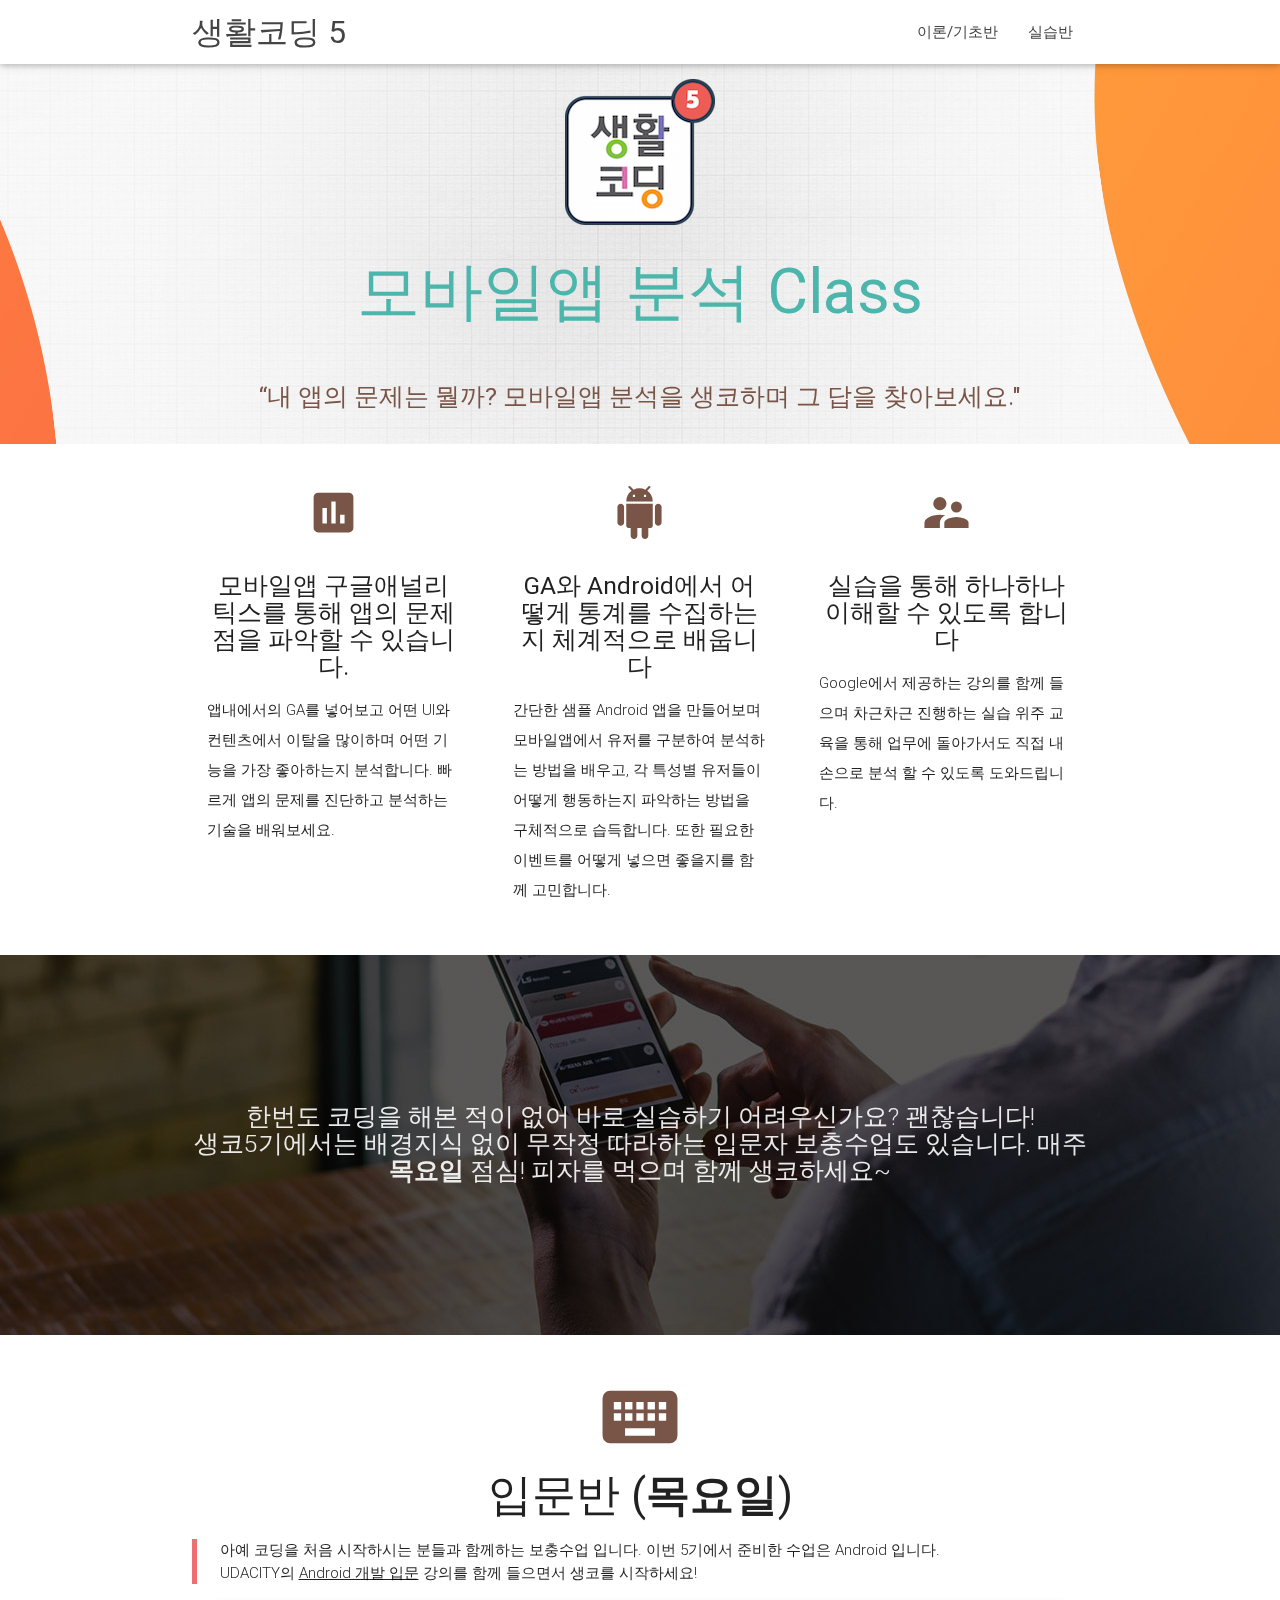
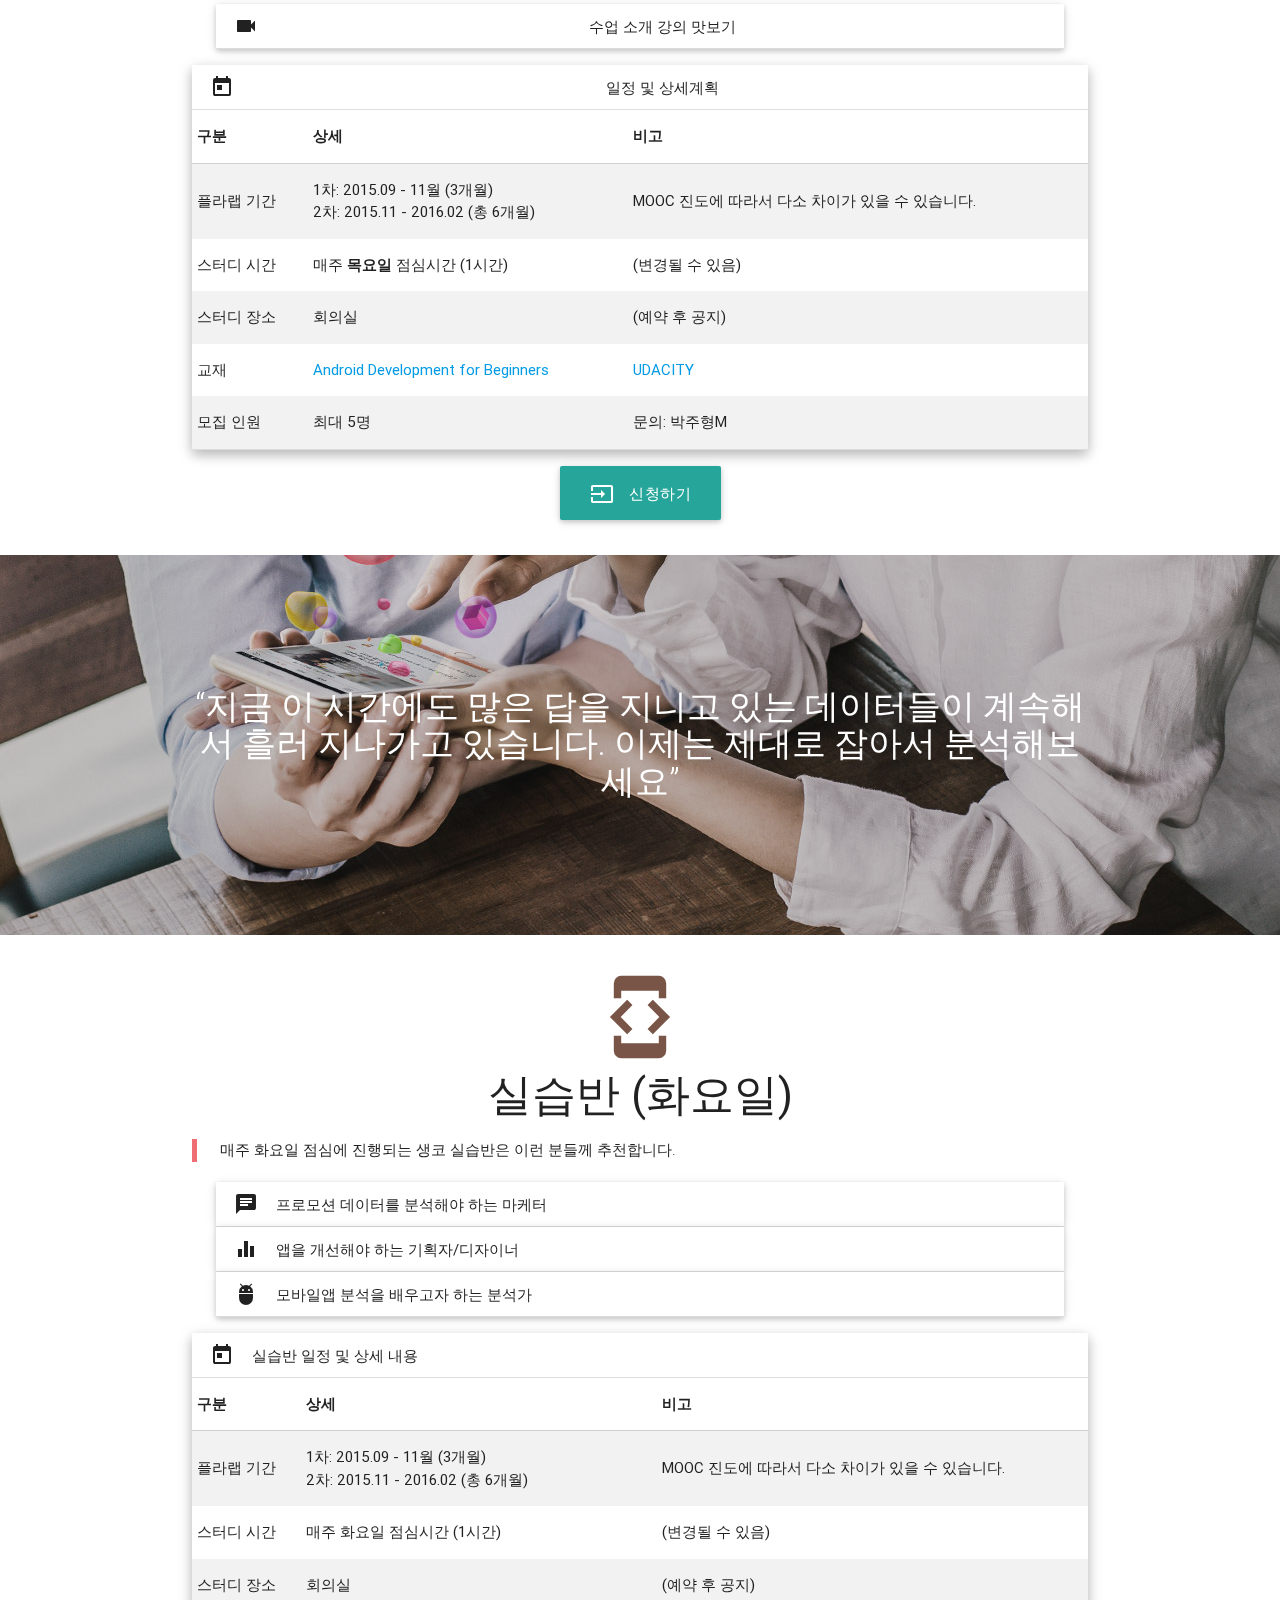
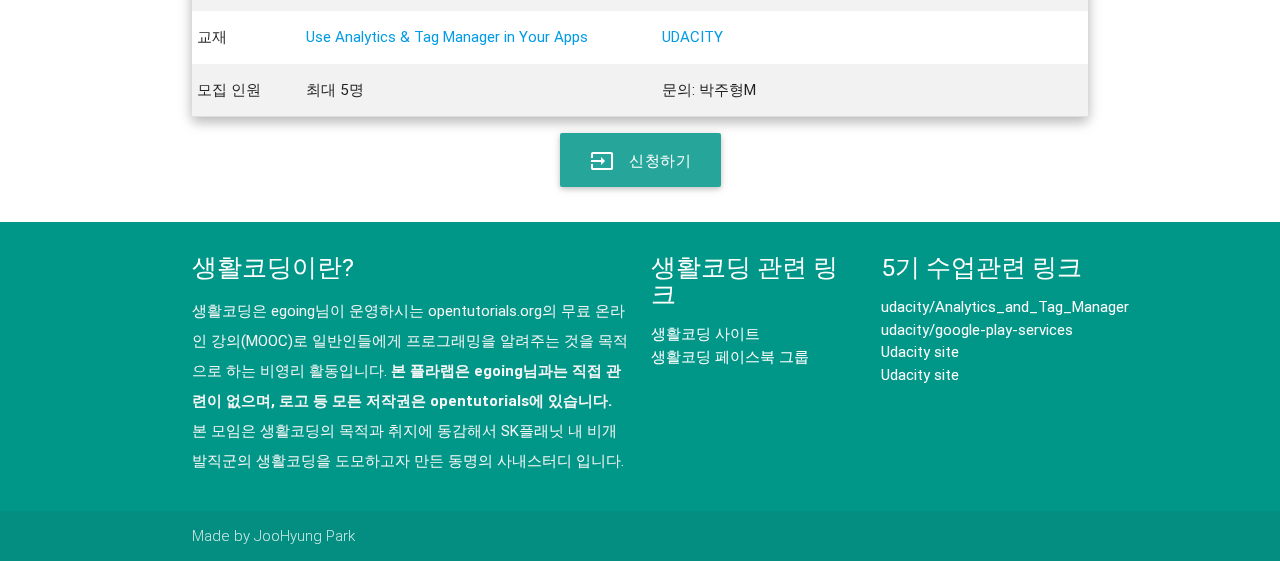
<file: parallax/index_plalab.html>
<!DOCTYPE html>
<html lang="en">
<head>
  <meta http-equiv="Content-Type" content="text/html; charset=UTF-8"/>
  <meta name="viewport" content="width=device-width, initial-scale=1, maximum-scale=1.0, user-scalable=no"/>
  <title>SK planet PlaLab | CordingEverybody 5</title>

  <!-- Favicons-->
  <link rel="shortcut icon" href="./img/apple-touch-icon-150.png" type="image/png" />
  <link rel="apple-touch-icon-precomposed" href="./img/apple-touch-icon-150.png">
  <!-- <meta name="msapplication-TileColor" content="#FFFFFF"> -->
  <meta name="msapplication-TileImage" content="./img/mstile-144.png">
  <link rel="icon" href="./img/favicon-32.png" sizes="32x32">

  <!-- CSS  -->
  <link href="https://fonts.googleapis.com/icon?family=Material+Icons" rel="stylesheet">
  <link href="css/materialize.css" type="text/css" rel="stylesheet" media="screen,projection"/>
  <link href="css/style.css" type="text/css" rel="stylesheet" media="screen,projection"/>
</head>
<body>
  <nav class="white" role="navigation">
    <div class="nav-wrapper container">
      <a id="logo-container" href="#" class="brand-logo">생활코딩 5</a>
      <ul class="right hide-on-med-and-down gnb">
        <li><a href="#inTheory">이론/기초반</a></li>
        <li><a href="#inPractice">실습반</a></li>

      </ul>

      <ul id="nav-mobile" class="side-nav gnb">
        <li><a href="#inTheory">이론/기초반</a></li>
        <li><a href="#inPractice">실습반</a></li>
      </ul>
      <a href="#" data-activates="nav-mobile" class="button-collapse"><i class="material-icons">menu</i></a>
    </div>
  </nav>

  <div id="index-banner" class="parallax-container">
    <div id="mainBanner" class="section no-pad-bot">
      <div class="container">
        <div class="row center">
              <br>
              <img class="icon hide-on-med-and-down" src="./img/apple-touch-icon-150.png" alt="">
              <h1 class="header center teal-text text-lighten-2">
                모바일앱 분석 Class
              </h1>

        </div>
        <div class="row center">
          <h5 class="header col s12 brown-text">
            “내 앱의 문제는 뭘까? 모바일앱 분석을 생코하며 그 답을 찾아보세요."
          </h5>
        </div>
        <!-- <div class="row center">
          <a href="http://hrd.skplanet.co.kr/plalab/lab_main.asp?pMyLabID=494" target="_blank" class="waves-effect waves-light btn-large"><i class="material-icons left">input</i>등록하기</a>
        </div> -->
        <br><br>

      </div>
    </div>
    <div class="parallax"><img src="./img/bg_about1.jpg" alt="Unsplashed background img 1"></div>
  </div>


  <div class="container">
    <div class="section">

      <!--   Icon Section   -->
      <div class="row">
        <div class="col s12 m4">
          <div class="icon-block">
            <h2 class="center brown-text"><i class="large material-icons">insert_chart</i></h2>
            <h5 class="center">모바일앱 구글애널리틱스를 통해 앱의 문제점을 파악할 수 있습니다.</h5>

            <p class="light">앱내에서의 GA를 넣어보고 어떤 UI와 컨텐츠에서 이탈을 많이하며 어떤 기능을 가장 좋아하는지 분석합니다. 빠르게 앱의 문제를 진단하고 분석하는 기술을 배워보세요.</p>
          </div>
        </div>

        <div class="col s12 m4">
          <div class="icon-block">
            <h2 class="center brown-text"><i class="material-icons">android</i></h2>
            <h5 class="center">GA와 Android에서 어떻게 통계를 수집하는지 체계적으로 배웁니다</h5>

            <p class="light">간단한 샘플 Android 앱을 만들어보며 모바일앱에서 유저를 구분하여 분석하는 방법을 배우고, 각 특성별 유저들이 어떻게 행동하는지 파악하는 방법을 구체적으로 습득합니다. 또한 필요한 이벤트를 어떻게 넣으면 좋을지를 함께 고민합니다. </p>
          </div>
        </div>

        <div class="col s12 m4">
          <div class="icon-block">
            <h2 class="center brown-text"><i class="material-icons">supervisor_account</i></h2>
            <h5 class="center">실습을 통해 하나하나 이해할 수 있도록 합니다</h5>

            <p class="light">Google에서 제공하는 강의를 함께 들으며 차근차근 진행하는 실습 위주 교육을 통해 업무에 돌아가서도 직접 내손으로 분석 할 수 있도록 도와드립니다.</p>
          </div>
        </div>
      </div>

    </div>
  </div>


  <div class="parallax-container valign-wrapper">
    <div class="section no-pad-bot">
      <div class="container">
        <div class="row center">
          <h5 class="header col s12 light">한번도 코딩을 해본 적이 없어 바로 실습하기 어려우신가요? 괜찮습니다! <br />
            생코5기에서는 배경지식 없이 무작정 따라하는 <strong>입문자 보충수업</strong>도 있습니다. 매주 <b>목요일</b> 점심! 피자를 먹으며 함께 생코하세요~
          </h5>
        </div>
      </div>
    </div>
    <div class="parallax"><img src="./img/bg_about2.jpg" alt="Unsplashed background img 2"></div>
  </div>

  <div class="container">
    <div id="inTheory" class="section classFri">

      <div class="row">
        <div class="col s12 center">
          <h3><i class="material-icons large brown-text">keyboard</i> <br />입문반 (<b>목요일</b>)</h3>
            <blockquote class="left-align light">
              아예 코딩을 처음 시작하시는 분들과 함께하는 보충수업 입니다. 이번 5기에서 준비한 수업은 Android 입니다. <br />
              UDACITY의 <u>Android 개발 입문</u> 강의를 함께 들으면서 생코를 시작하세요!
            </blockquote>
            <ul class="collapsible popout" data-collapsible="accordion">
              <li>
                <div class="collapsible-header"><i class="material-icons">videocam</i>수업 소개 강의 맛보기</div>
                <div class="collapsible-body video-container">
                  <iframe width="560" height="315" src="https://www.youtube.com/embed/LQpAmM4vznQ" frameborder="0" allowfullscreen></iframe>
                </div>
              </li>
              <li>
                <div class="collapsible-header active"><i class="material-icons">today</i>일정 및 상세계획</div>
                <div class="collapsible-body">
                  <table class="striped">
                    <thead>
                      <tr>
                          <th data-field="id">구분</th>
                          <th data-field="name">상세</th>
                          <th data-field="price">비고</th>
                      </tr>
                    </thead>

                    <tbody>
                      <tr>
                        <td>플라랩 기간</td>
                        <td>1차: 2015.09 - 11월 (3개월)<br />2차: 2015.11 - 2016.02 (총 6개월)</td>
                        <td>MOOC 진도에 따라서 다소 차이가 있을 수 있습니다. </td>
                      </tr>
                      <tr>
                        <td>스터디 시간</td>
                        <td>매주 <b>목요일</b> 점심시간 (1시간)</td>
                        <td>(변경될 수 있음)</td>
                      </tr>
                      <tr>
                        <td>스터디 장소</td>
                        <td>회의실</td>
                        <td>(예약 후 공지)</td>
                      </tr>
                      <tr>
                        <td>교재</td>
                        <td><a href="https://www.udacity.com/course/android-development-for-beginners--ud837" target="_blank">Android Development for Beginners</a></td>
                        <td><a href="https://www.udacity.com" target="_blank">UDACITY</td>
                      </tr>
                      <tr>
                        <td>모집 인원</td>
                        <td>최대 5명</td>
                        <td>문의: 박주형M</td>
                      </tr>
                    </tbody>
                  </table>

                </div>
              </li>
            </ul>
            <a href="http://hrd.skplanet.co.kr/plalab/lab_main.asp?pMyLabID=495" target="_blank" class="waves-effect waves-light btn-large enrollment"><i class="material-icons left">input</i>신청하기</a>

        </div>
      </div>

    </div>
  </div>


  <div class="parallax-container valign-wrapper">
    <div class="section no-pad-bot">
      <div class="container classTue">
        <div class="row center">
          <h4 class="header col s12 light white-text">“지금 이 시간에도 많은 답을 지니고 있는 데이터들이 계속해서 흘러 지나가고 있습니다. 이제는 제대로 잡아서 분석해보세요”</h4>
        </div>
      </div>
    </div>
    <div class="parallax"><img src="./img/bg_about3.jpg" alt="Unsplashed background img 3"></div>
  </div>

  <div class="container">
    <div id="inPractice" class="section">

      <div class="row">
        <div class="col s12 center">
          <h3><i class="material-icons large brown-text">developer_mode</i> <br />실습반 (화요일)</h3>

          <blockquote class="left-align light">
            매주 화요일 점심에 진행되는 생코 실습반은 이런 분들께 추천합니다.
          </blockquote>
            <ul class="collapsible popout left-align" data-collapsible="accordion">
              <li>
                <div class="collapsible-header"><i class="material-icons">chat</i>프로모션 데이터를 분석해야 하는 마케터</div>
                <div class="collapsible-body"><p>Android에서 어떤 통계를 추출할 수 있는지를 파악하는 뿐 아니라 직접 수집된 GA 및 Tag매니저 코드를 조작하며 유저 특성과 유입 소스를 파악합니다. 이를 통해서 어떤 부분에서 유저들의 행동을 유도하는지 분석하는 눈을 기를 수 있습니다</p></div>
              </li>
              <li>
                <div class="collapsible-header"><i class="material-icons">equalizer</i>앱을 개선해야 하는 기획자/디자이너</div>
                <div class="collapsible-body"><p>초반의 기획 의도와 구성이 끝까지 가는 법은 없습니다. 유저의 데이터에 따라 기획자는 빠르게 의사결정하고 어플리케이션을 개선해 나아가야 합니다. 직접 코드를 넣어보고 발생하는 데이터를 분석하여 문제를 진단하고, 앱의 목표(Goal)을 달성하기 위해 앱을 계속해서 최적화 하는 작업을 할 수 있는 감각을 길러드립니다..</p></div>
              </li>
              <li>
                <div class="collapsible-header"><i class="material-icons">adb</i>모바일앱 분석을 배우고자 하는 분석가</div>
                <div class="collapsible-body"><p>대략적인 사용법을 알고 있는 사용자는 넘치지만 구글애널리틱스를 제대로 활용하고 그 안에서 의미있는 인사이트를 도출하는 유저들은 많지 않습니다. 특히나 웹이 아닌 모바일앱 분석은 약간의 'Android 코딩'이 필요하기 때문에 위한 비 개발자 독학으로 제대로 활용하기는 어렵습니다. Google의 강의를 통해서 기초부터 고급 사용법까지 한번에 배워보세요.</p></div>
              </li>
              <li>
                <div class="collapsible-header active"><i class="material-icons">today</i>실습반 일정 및 상세 내용</div>
                <div class="collapsible-body">
                  <table class="striped">
                    <thead class="center">
                      <tr>
                          <th data-field="id">구분</th>
                          <th data-field="name">상세</th>
                          <th data-field="price">비고</th>
                      </tr>
                    </thead>

                    <tbody>
                      <tr>
                        <td>플라랩 기간</td>
                        <td>1차: 2015.09 - 11월 (3개월)<br />2차: 2015.11 - 2016.02 (총 6개월)</td>
                        <td>MOOC 진도에 따라서 다소 차이가 있을 수 있습니다. </td>
                      </tr>
                      <tr>
                        <td>스터디 시간</td>
                        <td>매주 <strong>화요일 점심시간</strong> (1시간)</td>
                        <td>(변경될 수 있음)</td>
                      </tr>
                      <tr>
                        <td>스터디 장소</td>
                        <td>회의실 </td>
                        <td>(예약 후 공지)</td>
                      </tr>
                      <tr>
                        <td>교재</td>
                        <td><a href="https://www.udacity.com/course/google-play-services-analytics--ud876-2" target="_blank">Use Analytics & Tag Manager in Your Apps</a></td>
                        <td><a href="https://www.udacity.com" target="_blank">UDACITY</td>
                      </tr>
                      <tr>
                        <td>모집 인원</td>
                        <td>최대 5명</td>
                        <td>문의: 박주형M</td>
                      </tr>
                    </tbody>
                  </table>
                </div>
              </li>
            </ul>
            <a href="http://hrd.skplanet.co.kr/plalab/lab_main.asp?pMyLabID=494" target="_blank" class="waves-effect waves-light btn-large"><i class="material-icons left">input</i>신청하기</a>

        </div>
      </div>

    </div>
  </div>


  <footer class="page-footer teal">
    <div class="container">
      <div class="row">
        <div class="col l6 s12">
          <h5 class="white-text">생활코딩이란?</h5>
          <p class="grey-text text-lighten-4">생활코딩은 egoing님이 운영하시는 opentutorials.org의 무료 온라인 강의(MOOC)로 일반인들에게 프로그래밍을 알려주는 것을 목적으로 하는 비영리 활동입니다. <b>본 플라랩은 egoing님과는 직접 관련이 없으며, 로고 등 모든 저작권은 opentutorials에 있습니다.</b> 본 모임은 생활코딩의 목적과 취지에 동감해서 SK플래닛 내 비개발직군의 생활코딩을 도모하고자 만든 동명의 사내스터디 입니다.</p>


        </div>
        <div class="col l3 s12">
          <h5 class="white-text">생활코딩 관련 링크</h5>
          <ul>
            <li><a class="white-text" href="https://opentutorials.org/course/1" target="_blank">생활코딩 사이트</a></li>
            <li><a class="white-text" href="http://goo.gl/BjjSh">생활코딩 페이스북 그룹</a></li>
          </ul>
        </div>
        <div class="col l3 s12">
          <h5 class="white-text">5기 수업관련 링크</h5>
          <ul>
            <li><a class="white-text" href="https://github.com/udacity/Analytics_and_Tag_Manager">udacity/Analytics_and_Tag_Manager</a></li>
            <li><a class="white-text" href="https://github.com/udacity/google-play-services">udacity/google-play-services</a></li>
            <li><a class="white-text" href="https://www.udacity.com/course/android-development-for-beginners--ud837">Udacity site</a></li>
            <li><a class="white-text" href="https://www.udacity.com/course/google-play-services-analytics--ud876-2">Udacity site</a></li>
          </ul>
        </div>
      </div>
    </div>
    <div class="footer-copyright">
      <div class="container">
      Made by JooHyung Park
      </div>
    </div>
  </footer>


  <!--  Scripts-->
  <script src="https://code.jquery.com/jquery-2.1.1.min.js"></script>
  <script src="js/materialize.js"></script>
  <script src="js/init.js"></script>
  <script>
    (function(i,s,o,g,r,a,m){i['GoogleAnalyticsObject']=r;i[r]=i[r]||function(){
    (i[r].q=i[r].q||[]).push(arguments)},i[r].l=1*new Date();a=s.createElement(o),
    m=s.getElementsByTagName(o)[0];a.async=1;a.src=g;m.parentNode.insertBefore(a,m)
    })(window,document,'script','//www.google-analytics.com/analytics.js','ga');

    ga('create', 'UA-40374059-6', 'auto');
    ga('send', 'pageview');

  </script>
  </body>
</html>
</file>
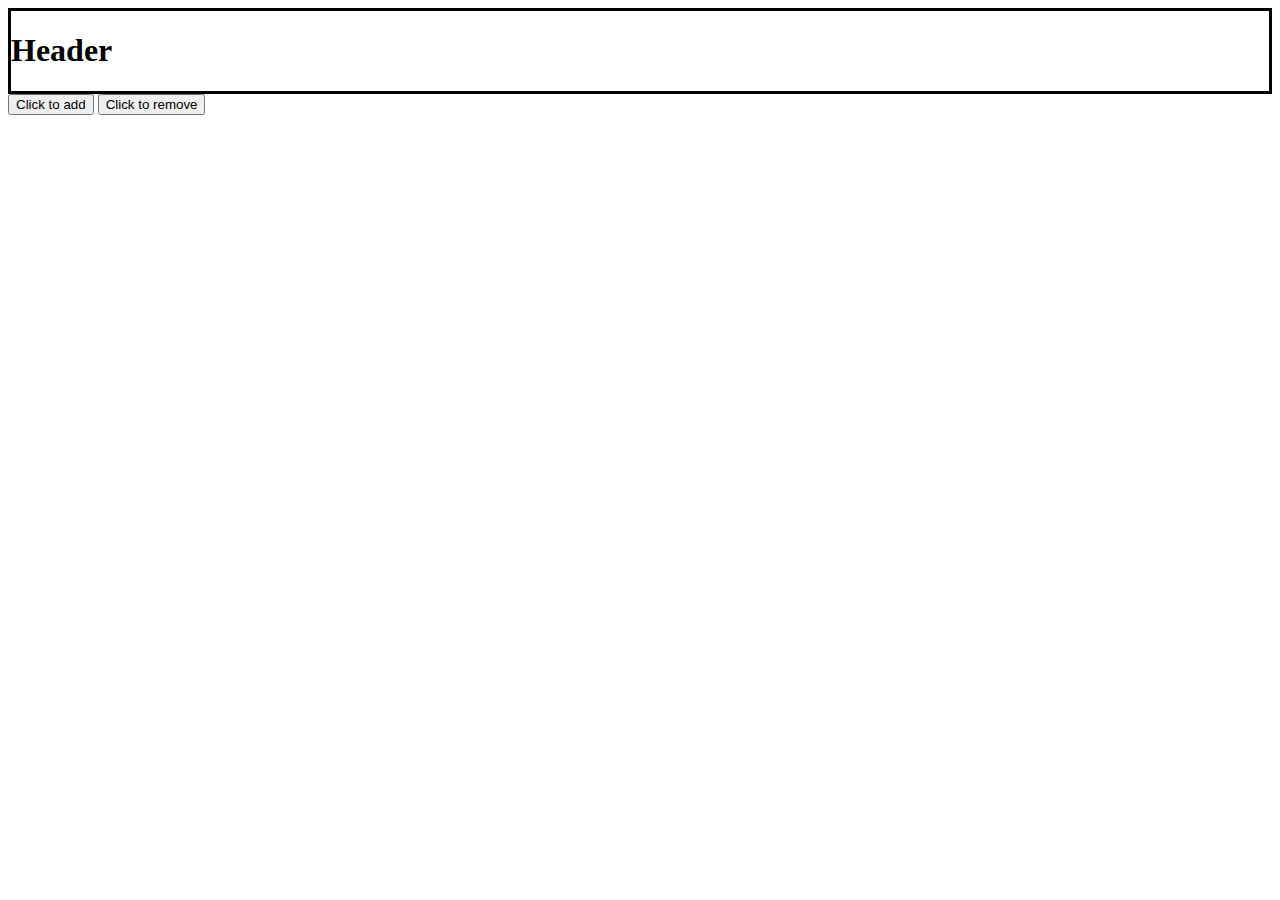
<file: headfirst_jQuery/chapter03/class_test.html>
<!DOCTYPE html>
<html>
<head>
<meta charset="EUC-KR">
<title>Class_test</title>
<link href="./styles/test_style.css" rel="stylesheet">
</head>
<body>
<div id="header" class="no_hover">
	<h1>Header</h1>
</div>
<button type="button" id="btn1">Click to add</button>
<button type="button" id="btn2">Click to remove</button>

<script type="text/javascript" src="http://ajax.googleapis.com/ajax/libs/jquery/1.11.1/jquery.min.js"></script>
<script src="./scripts/my_test_scripts.js"></script>
</body>
</html>
</file>
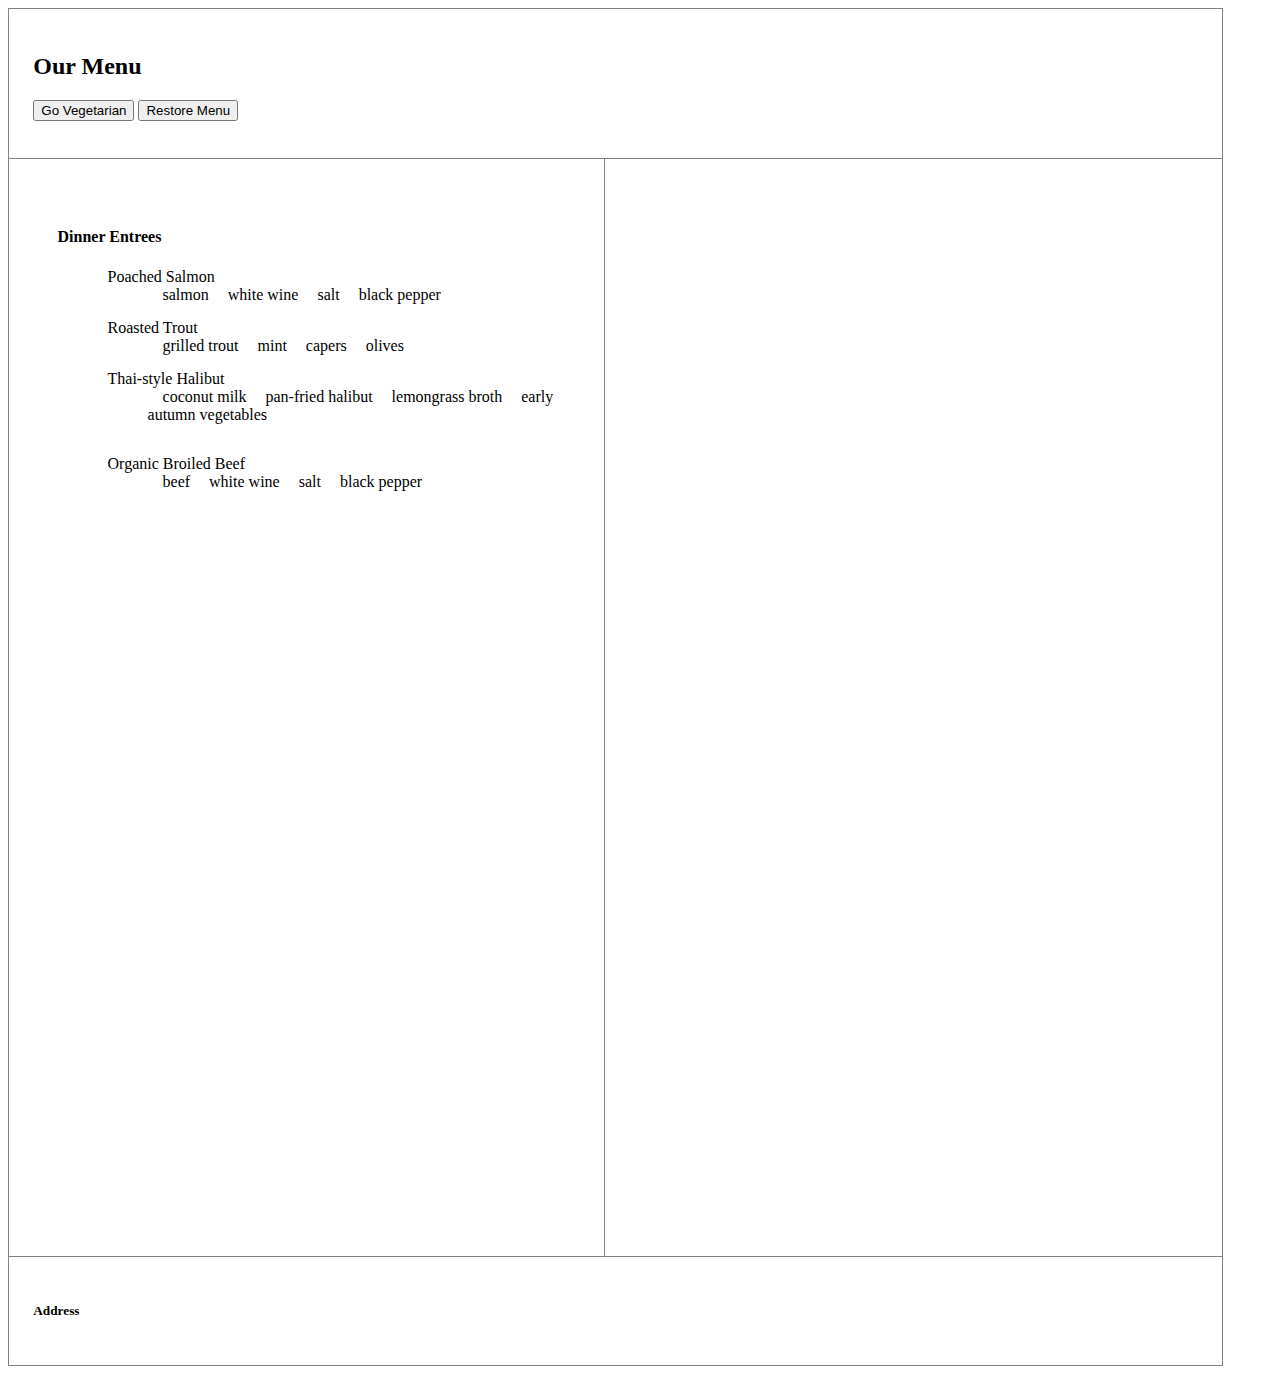
<file: headfirst_jQuery/chapter04/Ch04_exp41.html>
<!DOCTYPE html>
<html>
	<head>
		<title>Our Menu</title>
		<link type="text/css" href="end/styles/my_style.css" rel="stylesheet">
	</head>
 
	<body>
		<div class="menu_wrapper">
			<header class="topper">
   				<h2>Our Menu</h2>
   				<nav>
   					<button id="vegOn">Go Vegetarian</button>
      				<button id="restoreMe">Restore Menu</button>
   				 </nav>
 			</header> 
			<div class="left_col">


				<h4>Dinner Entrees</h4>

				<ul class="menu_entrees">

					<li>Poached Salmon
						<ul class="menu_list">
							<li class="fish">salmon</li>
							<li>white wine</li>
							<li>salt</li>
							<li>black pepper </li>
						</ul>
					</li>

					<li>Roasted Trout
						<ul class="menu_list">
							<li class="fish">grilled trout</li>
							<li>mint</li>
							<li>capers</li>
							<li>olives</li>				
						</ul>
					</li>

					<li>Thai-style Halibut
					
						<ul class="menu_list">
							<li>coconut milk</li>
							<li class="fish">pan-fried halibut</li>
							<li>lemongrass broth</li>
							<li>early autumn vegetables</li>
						</ul>
					</li>
				</ul>
				<ul class="menu_entrees organic">
					<li>Organic Broiled Beef
						<ul class="menu_list organic">
							<li class="meat local">beef</li>
							<li class="local">white wine</li>
							<li>salt</li>
							<li>black pepper </li>
						</ul>
					</li>
				</ul>
			</div>
			<footer class="bottom">
	   			<h5>Address</h5>
			</footer>
		</div>
 		<script type="text/javascript" src="http://ajax.googleapis.com/ajax/libs/jquery/1.11.1/jquery.min.js"></script>
		<script src="end/scripts/my_scripts.js"></script>
	</body>
</html>
</file>
<file: headfirst_jQuery/chapter04/end/styles/my_style.css>
.menu_wrapper{
    width: 96%;
    border: 1px solid gray;
}
 
.topper{
    padding: 2%;
    width: 96%;
    height: 100px;
    overflow: hidden;
    border-bottom: 1px solid gray;
}
 
 
.left_col{
    float: left;
    padding: 4%;
    width: 41%;
    height: 1000px;
    border-right: 1px solid gray;
   
}
 
.right_col{
    float: right;
    padding: 4%;
    width: 41%;
    height: 1000px;
    border-left: 1px solid gray;
}
 
.bottom{
    clear:both;
    padding: 2%;
    width: 96%;
    height: 60px;
    border-top: 1px solid gray;
}


.nav{
    text-align: right;
    float: right;
    list-style: none;
    padding-left: 15px;
}


.menu_entrees li{
    list-style-type: none;
    padding-left: 10px;
}


.menu_list{
    padding-bottom: 15px;
}

.menu_list li{
    display: inline;
    list-style-type: none;
    padding-left: 15px;
}
	
.meat{
    background-color: "#000000";   
}
	
.hamburger{
    color: "#000000";  
}
	
.fish{
    color: "#000000"; 
}
   
.tofu{
    color: "#00FF00";  
}
	
.portobello{
    color: "#00FF00"; 
}

.veg_leaf{
    list-style-image:url('../images/leaf.png');
}
</file>
<file: headfirst_jQuery/chapter04/traversal/styles/my_style.css>
@charset "UTF-8";
/* CSS Document */

 
.menu_wrapper{
    width: 96%;
	border: 1px solid gray;
}
 
.topper{
    padding: 2%;
    width: 96%;
    height: 100px;
    overflow: hidden;
    border-bottom: 1px solid gray;
}
 
 
.left_col{
    float: left;
    padding: 4%;
    width: 41%;
	height: 1000px;
	border-right: 1px solid gray;
   
}
 
.right_col{
    float: right;
    padding: 4%;
    width: 41%;
height: 1000px;
	border-left: 1px solid gray;
}
 
.bottom{
    clear:both;
    padding: 2%;
    width: 96%;
	height: 60px;
    border-top: 1px solid gray;
}


.nav{
       text-align: right;
       float: right;
       list-style: none;
       padding-left: 15px;
}


.menu_entrees li{
	   list-style-type: none;
	   padding-left: 10px;
}


.menu_list{
         padding-bottom: 15px;
    }

.menu_list li{
       display: inline;
	   list-style-type: none;
	   padding-left: 15px;
    }
	
.meat{
  background-color: "#000000";   
    }
	
.hamburger{
  color: "#000000";  
   }
	
.fish{

    color: "#000000"; 
   }
   
.tofu{
    color: "#00FF00";  
    }
	
.portobello{
    color: "#00FF00"; 
   }

.veg_leaf{
list-style-image:url('../images/leaf.png');
}
</file>
<file: headfirst_jQuery/chapter03/styles/test_style.css>
.hover {
	border:solid #f00 3px;
}
.no_hover {
	border:solid #000 3px;
}
</file>
<file: parallax/css/style.css>
/* Custom Stylesheet */
/**
 * Use this file to override Materialize files so you can update
 * the core Materialize files in the future
 *
 * Made By MaterializeCSS.com
 */

nav ul a,
nav .brand-logo {
  color: #444;
}

p {
  line-height: 2rem;
}

.button-collapse {
  color: #26a69a;
}

.parallax-container {
  min-height: 380px;
  line-height: 0;
  height: auto;
  color: rgba(255,255,255,.9);
}
  .parallax-container .section {
    width: 100%;
  }

@media only screen and (max-width : 992px) {
  .parallax-container .section {
    position: absolute;
    top: 40%;
  }
  #index-banner .section {
    top: 10%;
  }
}

@media only screen and (max-width : 600px) {
  #index-banner .section {
    top: 0;
  }
}

.icon-block {
  padding: 0 15px;
}
.icon-block .material-icons {
  font-size: inherit;
}

footer.page-footer {
  margin: 0;
}
</file>
